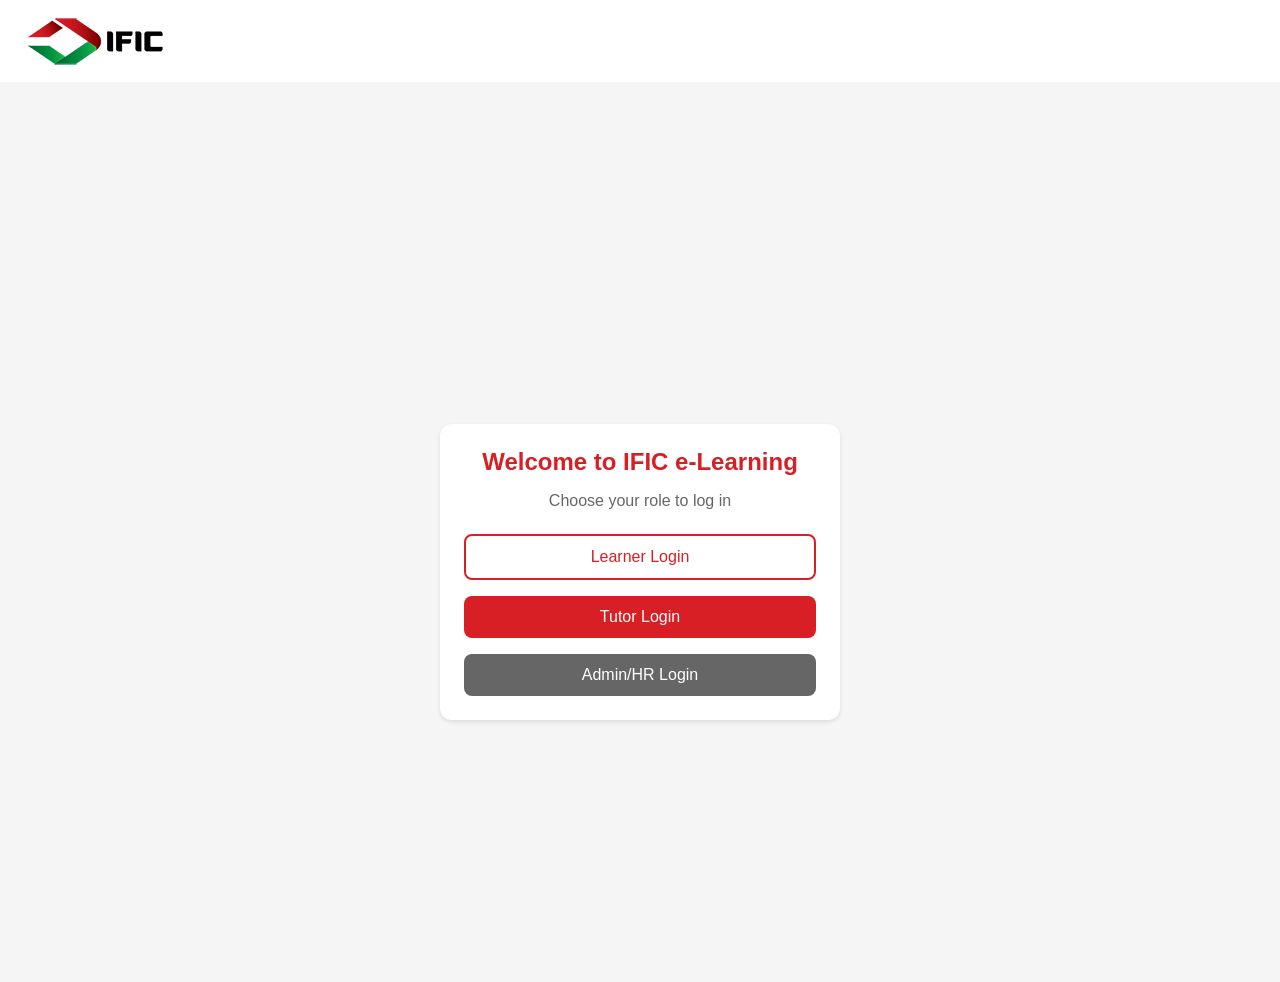
<file: index.html>
<!DOCTYPE html>
<html lang="en">
<head>
  <meta charset="UTF-8">
  <meta name="viewport" content="width=device-width, initial-scale=1.0">
  <title>Login</title>
  <link rel="stylesheet" href="styles.css">
</head>
<body>
  <!-- Header -->
  <header class="header">
    <img src="IFIC-Logo.png" class="logo">
    <span class="icon-vault"></span>
  </a>
</header>

  <div class="login-container">
    <div class="login-card">
      <h1>Welcome to IFIC e-Learning</h1>
      <p>Choose your role to log in</p>
      <div class="login-options">
        <button class="btn learner-btn" onclick="window.location.href='learner-login.html'">Learner Login</button>
        <button class="btn tutor-btn" onclick="window.location.href='tutor-login.html'">Tutor Login</button>
        <button class="btn admin-btn" onclick="window.location.href='admin-login.html'">Admin/HR Login</button>
      </div>
    </div>
  </div>
</body>
</html>
</file>
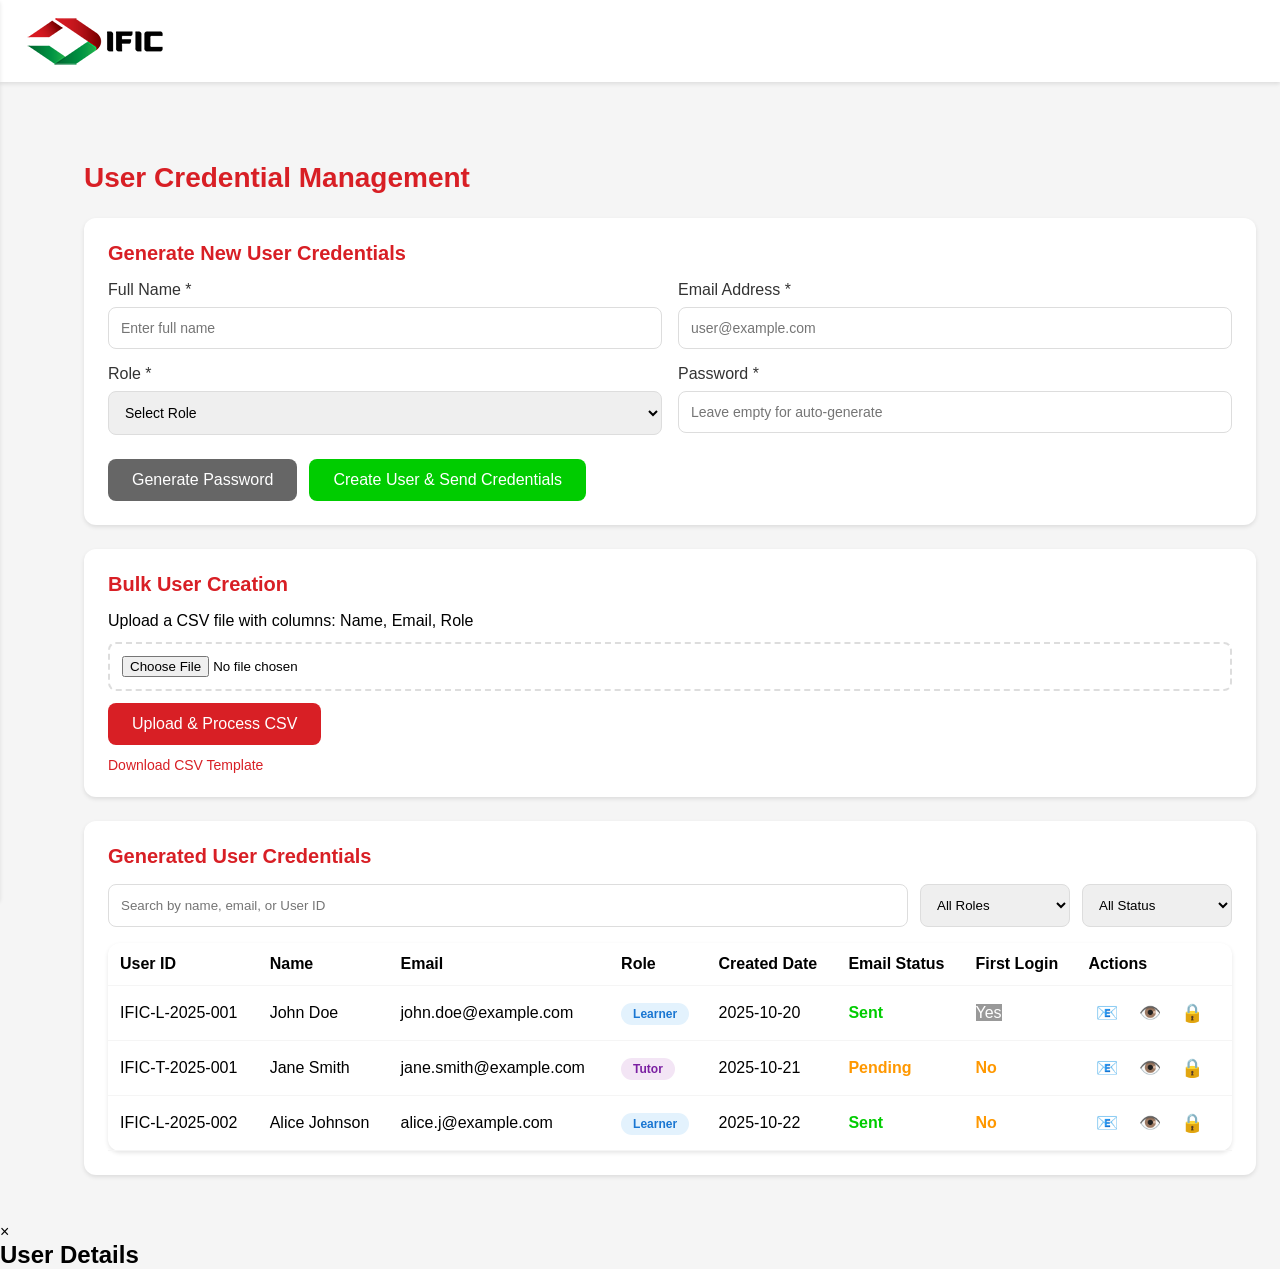
<file: admin-credentials.html>
<!DOCTYPE html>
<html lang="en">
<head>
  <meta charset="UTF-8">
  <meta name="viewport" content="width=device-width, initial-scale=1.0">
  <title>User Credential Management</title>
  <link rel="stylesheet" href="styles.css">
</head>
<body>
  <!-- Header -->
  <header class="header">
    <img src="IFIC-Logo.png" class="logo">
    <span class="icon-vault"></span>
  </header>

  <nav class="side-nav">
    <ul>
      <li><span class="icon-dashboard"></span></li>
      <li><span class="icon-courses"></span></li>
      <li><span class="icon-reports"></span></li>
      <li><span class="icon-users"></span></li>
      <li><span class="icon-settings"></span></li>
    </ul>
  </nav>

  <div class="container">
    <h1>User Credential Management</h1>
    
    <!-- Create New User Section -->
    <div class="credential-card">
      <h2>Generate New User Credentials</h2>
      <form id="createUserForm" class="credential-form">
        <div class="form-row">
          <div class="form-group">
            <label for="userName">Full Name *</label>
            <input type="text" id="userName" placeholder="Enter full name" required>
          </div>
          <div class="form-group">
            <label for="userEmail">Email Address *</label>
            <input type="email" id="userEmail" placeholder="user@example.com" required>
          </div>
        </div>
        
        <div class="form-row">
          <div class="form-group">
            <label for="userRole">Role *</label>
            <select id="userRole" required>
              <option value="">Select Role</option>
              <option value="learner">Learner</option>
              <option value="tutor">Tutor</option>
            </select>
          </div>
          <div class="form-group">
            <label for="userPassword">Password *</label>
            <input type="password" id="userPassword" placeholder="Leave empty for auto-generate">
          </div>
        </div>

        <div class="form-actions">
          <button type="button" class="btn generate-btn" onclick="generatePassword()">Generate Password</button>
          <button type="submit" class="btn create-user-btn">Create User & Send Credentials</button>
        </div>
      </form>

      <!-- Generated Credentials Display -->
      <div id="credentialsDisplay" class="credentials-display" style="display: none;">
        <h3>✓ User Created Successfully</h3>
        <div class="credential-info">
          <p><strong>User ID:</strong> <span id="displayUserId"></span></p>
          <p><strong>Email:</strong> <span id="displayEmail"></span></p>
          <p><strong>Password:</strong> <span id="displayPassword"></span></p>
          <p><strong>Login URL:</strong> <span id="displayLoginUrl"></span></p>
        </div>
        <div class="credential-actions">
          <button class="btn copy-btn" onclick="copyCredentials()">Copy Credentials</button>
          <button class="btn email-btn" onclick="resendEmail()">Resend Email</button>
          <button class="btn print-btn" onclick="printCredentials()">Print PDF</button>
        </div>
      </div>
    </div>

    <!-- Bulk Upload Section -->
    <div class="credential-card">
      <h2>Bulk User Creation</h2>
      <div class="bulk-upload">
        <p>Upload a CSV file with columns: Name, Email, Role</p>
        <input type="file" id="csvFile" accept=".csv" class="file-input">
        <button class="btn upload-btn" onclick="uploadCSV()">Upload & Process CSV</button>
        <a href="#" class="download-template">Download CSV Template</a>
      </div>
    </div>

    <!-- Existing Users List -->
    <div class="credential-card">
      <h2>Generated User Credentials</h2>
      <div class="search-filter">
        <input type="text" id="searchUsers" placeholder="Search by name, email, or User ID" class="search-input">
        <select id="filterRole" class="filter-select">
          <option value="">All Roles</option>
          <option value="learner">Learners</option>
          <option value="tutor">Tutors</option>
        </select>
        <select id="filterStatus" class="filter-select">
          <option value="">All Status</option>
          <option value="sent">Credentials Sent</option>
          <option value="pending">Pending</option>
          <option value="first_login">Not Logged In</option>
        </select>
      </div>

      <div class="table-responsive">
        <table id="usersTable">
          <thead>
            <tr>
              <th>User ID</th>
              <th>Name</th>
              <th>Email</th>
              <th>Role</th>
              <th>Created Date</th>
              <th>Email Status</th>
              <th>First Login</th>
              <th>Actions</th>
            </tr>
          </thead>
          <tbody id="usersTableBody">
            <!-- Sample Data -->
            <tr>
              <td>IFIC-L-2025-001</td>
              <td>John Doe</td>
              <td>john.doe@example.com</td>
              <td><span class="role-badge learner-badge">Learner</span></td>
              <td>2025-10-20</td>
              <td><span class="status-sent">Sent</span></td>
              <td><span class="status-completed">Yes</span></td>
              <td>
                <button class="btn-icon resend-icon" onclick="resendCredentials('IFIC-L-2025-001')" title="Resend Credentials">📧</button>
                <button class="btn-icon view-icon" onclick="viewUser('IFIC-L-2025-001')" title="View Details">👁️</button>
                <button class="btn-icon reset-icon" onclick="resetPassword('IFIC-L-2025-001')" title="Reset Password">🔒</button>
              </td>
            </tr>
            <tr>
              <td>IFIC-T-2025-001</td>
              <td>Jane Smith</td>
              <td>jane.smith@example.com</td>
              <td><span class="role-badge tutor-badge">Tutor</span></td>
              <td>2025-10-21</td>
              <td><span class="status-pending">Pending</span></td>
              <td><span class="status-pending">No</span></td>
              <td>
                <button class="btn-icon resend-icon" onclick="resendCredentials('IFIC-T-2025-001')" title="Resend Credentials">📧</button>
                <button class="btn-icon view-icon" onclick="viewUser('IFIC-T-2025-001')" title="View Details">👁️</button>
                <button class="btn-icon reset-icon" onclick="resetPassword('IFIC-T-2025-001')" title="Reset Password">🔒</button>
              </td>
            </tr>
            <tr>
              <td>IFIC-L-2025-002</td>
              <td>Alice Johnson</td>
              <td>alice.j@example.com</td>
              <td><span class="role-badge learner-badge">Learner</span></td>
              <td>2025-10-22</td>
              <td><span class="status-sent">Sent</span></td>
              <td><span class="status-pending">No</span></td>
              <td>
                <button class="btn-icon resend-icon" onclick="resendCredentials('IFIC-L-2025-002')" title="Resend Credentials">📧</button>
                <button class="btn-icon view-icon" onclick="viewUser('IFIC-L-2025-002')" title="View Details">👁️</button>
                <button class="btn-icon reset-icon" onclick="resetPassword('IFIC-L-2025-002')" title="Reset Password">🔒</button>
              </td>
            </tr>
          </tbody>
        </table>
      </div>
    </div>
  </div>

  <!-- Modal for User Details -->
  <div id="userModal" class="modal">
    <div class="modal-content">
      <span class="close" onclick="closeModal()">&times;</span>
      <h2>User Details</h2>
      <div id="modalBody">
        <!-- User details will be loaded here -->
      </div>
    </div>
  </div>

  <script src="credential-management.js"></script>
</body>
</html>
</file>
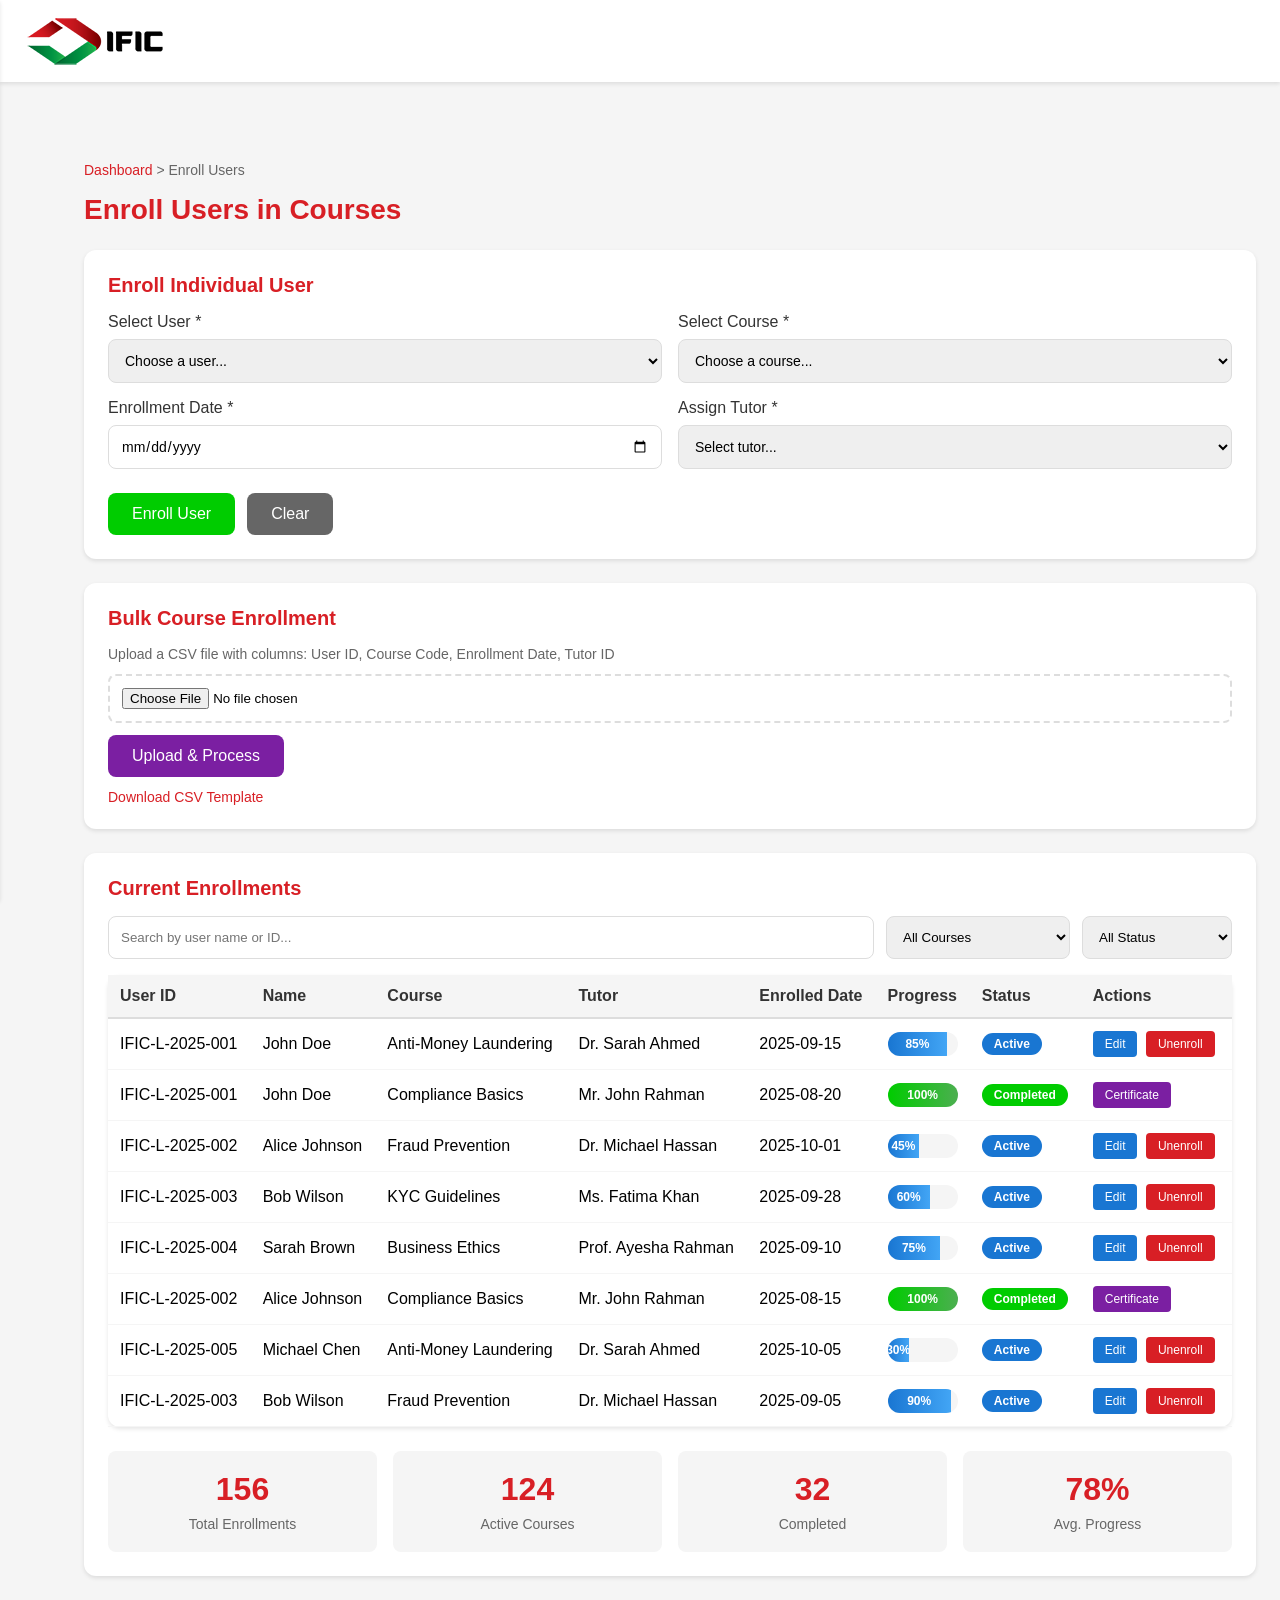
<file: admin-enroll-users.html>
<!DOCTYPE html>
<html lang="en">
<head>
  <meta charset="UTF-8">
  <meta name="viewport" content="width=device-width, initial-scale=1.0">
  <title>Enroll Users in Courses</title>
  <link rel="stylesheet" href="styles.css">
</head>
<body>
  <!-- Header -->
  <header class="header">
    <img src="IFIC-Logo.png" class="logo">
    <span class="icon-vault"></span>
  </header>

  <nav class="side-nav">
    <ul>
      <li><span class="icon-dashboard"></span></li>
      <li><span class="icon-courses"></span></li>
      <li><span class="icon-reports"></span></li>
      <li><span class="icon-users"></span></li>
      <li><span class="icon-settings"></span></li>
    </ul>
  </nav>

  <div class="container">
    <!-- Breadcrumb -->
    <div class="breadcrumb">
      <a href="admin-dashboard.html">Dashboard</a> > <span>Enroll Users</span>
    </div>

    <h1>Enroll Users in Courses</h1>

    <!-- Enroll Single User Section -->
    <div class="enroll-card">
      <h2>Enroll Individual User</h2>
      <form class="enroll-form">
        <div class="form-row">
          <div class="form-group">
            <label for="selectUser">Select User *</label>
            <select id="selectUser" required>
              <option value="">Choose a user...</option>
              <option value="IFIC-L-2025-001">IFIC-L-2025-001 - John Doe</option>
              <option value="IFIC-L-2025-002">IFIC-L-2025-002 - Alice Johnson</option>
              <option value="IFIC-L-2025-003">IFIC-L-2025-003 - Bob Wilson</option>
              <option value="IFIC-L-2025-004">IFIC-L-2025-004 - Sarah Brown</option>
              <option value="IFIC-L-2025-005">IFIC-L-2025-005 - Michael Chen</option>
            </select>
          </div>
          <div class="form-group">
            <label for="selectCourse">Select Course *</label>
            <select id="selectCourse" required>
              <option value="">Choose a course...</option>
              <option value="aml">Anti-Money Laundering</option>
              <option value="compliance">Compliance Basics</option>
              <option value="fraud">Fraud Prevention</option>
              <option value="kyc">KYC Guidelines</option>
              <option value="ethics">Business Ethics</option>
            </select>
          </div>
        </div>

        <div class="form-row">
          <div class="form-group">
            <label for="enrollmentDate">Enrollment Date *</label>
            <input type="date" id="enrollmentDate" required>
          </div>
          <div class="form-group">
            <label for="assignTutor">Assign Tutor *</label>
            <select id="assignTutor" required>
              <option value="">Select tutor...</option>
              <option value="IFIC-T-2025-001">Dr. Sarah Ahmed</option>
              <option value="IFIC-T-2025-002">Mr. John Rahman</option>
              <option value="IFIC-T-2025-003">Ms. Fatima Khan</option>
              <option value="IFIC-T-2025-004">Dr. Michael Hassan</option>
              <option value="IFIC-T-2025-005">Prof. Ayesha Rahman</option>
            </select>
          </div>
        </div>

        <div class="form-actions">
          <button type="submit" class="btn enroll-single-btn">Enroll User</button>
          <button type="reset" class="btn cancel-btn">Clear</button>
        </div>
      </form>
    </div>

    <!-- Bulk Enrollment Section -->
    <div class="enroll-card">
      <h2>Bulk Course Enrollment</h2>
      <div class="bulk-enroll">
        <p>Upload a CSV file with columns: User ID, Course Code, Enrollment Date, Tutor ID</p>
        <input type="file" id="enrollCSV" accept=".csv" class="file-input">
        <button class="btn upload-enroll-btn">Upload & Process</button>
        <a href="#" class="download-template">Download CSV Template</a>
      </div>
    </div>

    <!-- Current Enrollments -->
    <div class="enroll-card">
      <h2>Current Enrollments</h2>
      
      <!-- Filter Options -->
      <div class="enrollment-filter">
        <input type="text" placeholder="Search by user name or ID..." class="search-input">
        <select class="filter-select">
          <option value="">All Courses</option>
          <option value="aml">Anti-Money Laundering</option>
          <option value="compliance">Compliance Basics</option>
          <option value="fraud">Fraud Prevention</option>
          <option value="kyc">KYC Guidelines</option>
          <option value="ethics">Business Ethics</option>
        </select>
        <select class="filter-select">
          <option value="">All Status</option>
          <option value="active">Active</option>
          <option value="completed">Completed</option>
          <option value="in-progress">In Progress</option>
        </select>
      </div>

      <!-- Enrollments Table -->
      <div class="table-responsive">
        <table class="enrollment-table">
          <thead>
            <tr>
              <th>User ID</th>
              <th>Name</th>
              <th>Course</th>
              <th>Tutor</th>
              <th>Enrolled Date</th>
              <th>Progress</th>
              <th>Status</th>
              <th>Actions</th>
            </tr>
          </thead>
          <tbody>
            <!-- Sample Enrollment 1 -->
            <tr>
              <td>IFIC-L-2025-001</td>
              <td>John Doe</td>
              <td>Anti-Money Laundering</td>
              <td>Dr. Sarah Ahmed</td>
              <td>2025-09-15</td>
              <td>
                <div class="progress-bar">
                  <div class="progress-fill" style="width: 85%">85%</div>
                </div>
              </td>
              <td><span class="status-badge status-active">Active</span></td>
              <td>
                <button class="btn-small edit-enrollment-btn">Edit</button>
                <button class="btn-small unenroll-btn">Unenroll</button>
              </td>
            </tr>

            <!-- Sample Enrollment 2 -->
            <tr>
              <td>IFIC-L-2025-001</td>
              <td>John Doe</td>
              <td>Compliance Basics</td>
              <td>Mr. John Rahman</td>
              <td>2025-08-20</td>
              <td>
                <div class="progress-bar">
                  <div class="progress-fill progress-completed" style="width: 100%">100%</div>
                </div>
              </td>
              <td><span class="status-badge status-enrollment-completed">Completed</span></td>
              <td>
                <button class="btn-small view-certificate-btn">Certificate</button>
              </td>
            </tr>

            <!-- Sample Enrollment 3 -->
            <tr>
              <td>IFIC-L-2025-002</td>
              <td>Alice Johnson</td>
              <td>Fraud Prevention</td>
              <td>Dr. Michael Hassan</td>
              <td>2025-10-01</td>
              <td>
                <div class="progress-bar">
                  <div class="progress-fill" style="width: 45%">45%</div>
                </div>
              </td>
              <td><span class="status-badge status-active">Active</span></td>
              <td>
                <button class="btn-small edit-enrollment-btn">Edit</button>
                <button class="btn-small unenroll-btn">Unenroll</button>
              </td>
            </tr>

            <!-- Sample Enrollment 4 -->
            <tr>
              <td>IFIC-L-2025-003</td>
              <td>Bob Wilson</td>
              <td>KYC Guidelines</td>
              <td>Ms. Fatima Khan</td>
              <td>2025-09-28</td>
              <td>
                <div class="progress-bar">
                  <div class="progress-fill" style="width: 60%">60%</div>
                </div>
              </td>
              <td><span class="status-badge status-active">Active</span></td>
              <td>
                <button class="btn-small edit-enrollment-btn">Edit</button>
                <button class="btn-small unenroll-btn">Unenroll</button>
              </td>
            </tr>

            <!-- Sample Enrollment 5 -->
            <tr>
              <td>IFIC-L-2025-004</td>
              <td>Sarah Brown</td>
              <td>Business Ethics</td>
              <td>Prof. Ayesha Rahman</td>
              <td>2025-09-10</td>
              <td>
                <div class="progress-bar">
                  <div class="progress-fill" style="width: 75%">75%</div>
                </div>
              </td>
              <td><span class="status-badge status-active">Active</span></td>
              <td>
                <button class="btn-small edit-enrollment-btn">Edit</button>
                <button class="btn-small unenroll-btn">Unenroll</button>
              </td>
            </tr>

            <!-- Sample Enrollment 6 -->
            <tr>
              <td>IFIC-L-2025-002</td>
              <td>Alice Johnson</td>
              <td>Compliance Basics</td>
              <td>Mr. John Rahman</td>
              <td>2025-08-15</td>
              <td>
                <div class="progress-bar">
                  <div class="progress-fill progress-completed" style="width: 100%">100%</div>
                </div>
              </td>
              <td><span class="status-badge status-enrollment-completed">Completed</span></td>
              <td>
                <button class="btn-small view-certificate-btn">Certificate</button>
              </td>
            </tr>

            <!-- Sample Enrollment 7 -->
            <tr>
              <td>IFIC-L-2025-005</td>
              <td>Michael Chen</td>
              <td>Anti-Money Laundering</td>
              <td>Dr. Sarah Ahmed</td>
              <td>2025-10-05</td>
              <td>
                <div class="progress-bar">
                  <div class="progress-fill" style="width: 30%">30%</div>
                </div>
              </td>
              <td><span class="status-badge status-active">Active</span></td>
              <td>
                <button class="btn-small edit-enrollment-btn">Edit</button>
                <button class="btn-small unenroll-btn">Unenroll</button>
              </td>
            </tr>

            <!-- Sample Enrollment 8 -->
            <tr>
              <td>IFIC-L-2025-003</td>
              <td>Bob Wilson</td>
              <td>Fraud Prevention</td>
              <td>Dr. Michael Hassan</td>
              <td>2025-09-05</td>
              <td>
                <div class="progress-bar">
                  <div class="progress-fill" style="width: 90%">90%</div>
                </div>
              </td>
              <td><span class="status-badge status-active">Active</span></td>
              <td>
                <button class="btn-small edit-enrollment-btn">Edit</button>
                <button class="btn-small unenroll-btn">Unenroll</button>
              </td>
            </tr>
          </tbody>
        </table>
      </div>

      <!-- Summary Stats -->
      <div class="enrollment-stats">
        <div class="stat-card">
          <h3>156</h3>
          <p>Total Enrollments</p>
        </div>
        <div class="stat-card">
          <h3>124</h3>
          <p>Active Courses</p>
        </div>
        <div class="stat-card">
          <h3>32</h3>
          <p>Completed</p>
        </div>
        <div class="stat-card">
          <h3>78%</h3>
          <p>Avg. Progress</p>
        </div>
      </div>
    </div>
  </div>

  <script src="script.js"></script>
</body>
</html>
</file>
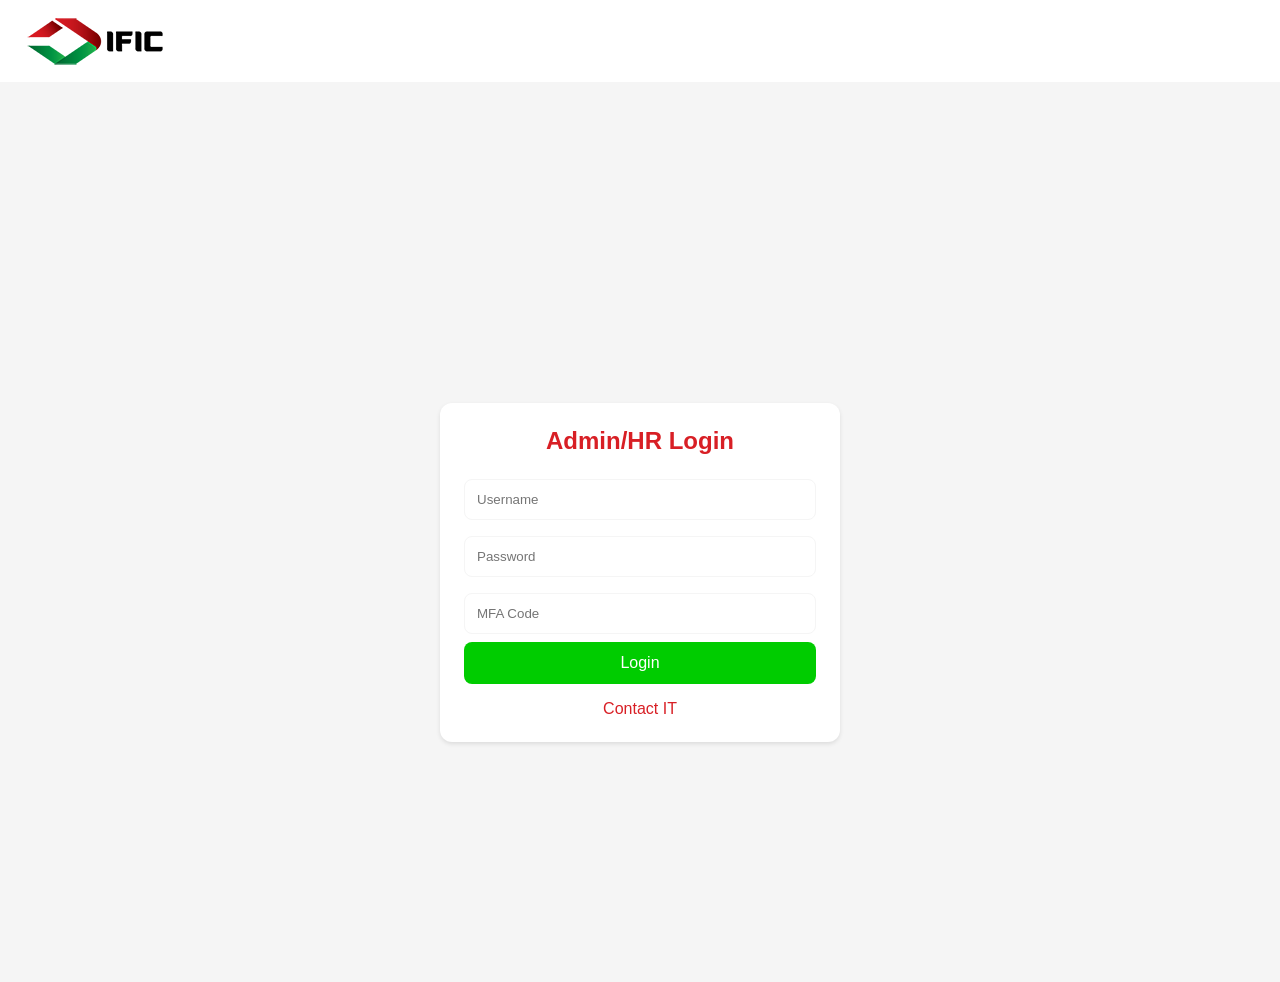
<file: admin-login.html>
<!DOCTYPE html>
<html lang="en">
<head>
  <meta charset="UTF-8">
  <meta name="viewport" content="width=device-width, initial-scale=1.0">
  <title>Admin/HR Login</title>
  <link rel="stylesheet" href="styles.css">
</head>
<body>
  <!-- Header -->
  <header class="header">
    <img src="IFIC-Logo.png" class="logo">
    <span class="icon-vault"></span>
  </a>
</header>

  <div class="login-container">
    <div class="login-card">
      <h2>Admin/HR Login</h2>
      <form>
        <input type="text" placeholder="Username" required>
        <input type="password" placeholder="Password" required>
        <input type="text" placeholder="MFA Code" required>
        <button type="submit" class="btn login-btn" onclick="window.location.href='admin-dashboard.html'">Login</button>
        <a href="#" class="forgot-password">Contact IT</a>
      </form>
    </div>
  </div>
</body>
</html>
</file>
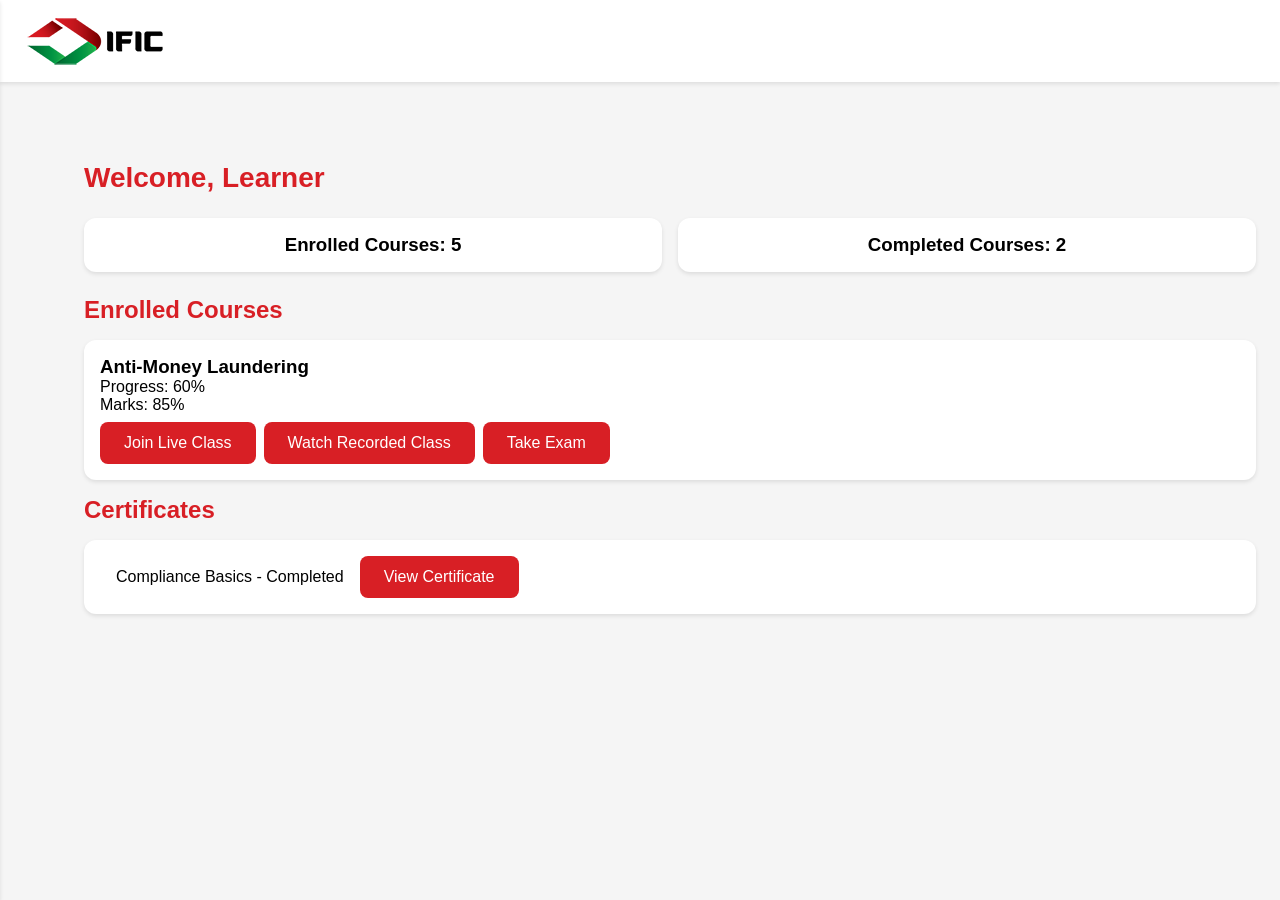
<file: learner-dashboard.html>
<!DOCTYPE html>
<html lang="en">
<head>
  <meta charset="UTF-8">
  <meta name="viewport" content="width=device-width, initial-scale=1.0">
  <title>Learner Dashboard</title>
  <link rel="stylesheet" href="styles.css">
</head>
<body>
  <!-- Header -->
  <header class="header">
    <img src="IFIC-Logo.png" class="logo">
    <span class="icon-vault"></span>
  </a>
</header>

  <nav class="side-nav">
    <ul>
      <li><span class="icon-dashboard"></span></li>
      <li><span class="icon-courses"></span></li>
      <li><span class="icon-reports"></span></li>
      <li><span class="icon-users"></span></li>
      <li><span class="icon-settings"></span></li>
    </ul>
  </nav>

  <div class="container">
    <h1>Welcome, Learner</h1>
    <div class="overview">
      <div class="overview-card">
        <span class="icon-courses"></span>
        <h3>Enrolled Courses: 5</h3>
      </div>
      <div class="overview-card">
        <span class="icon-check"></span>
        <h3>Completed Courses: 2</h3>
      </div>
    </div>
    <div class="courses">
      <h2>Enrolled Courses</h2>
      <div class="course-card">
        <h3>Anti-Money Laundering</h3>
        <p>Progress: 60%</p>
        <p>Marks: 85%</p>
        <div class="course-actions">
          <button class="btn live-class-btn">Join Live Class</button>
          <button class="btn recorded-class-btn" onclick="window.location.href='learner-recorded-class.html'">Watch Recorded Class</button>
          <button class = "btn exam-btn">Take Exam</button>
        </div>
      </div>
    </div>
    <div class="certificates">
      <h2>Certificates</h2>
      <div class="certificate-card">
        <span class="icon-certificate"></span>
        <p>Compliance Basics - Completed</p>
        <button class="btn view-btn">View Certificate</button>
      </div>
    </div>
  </div>
  <script src="script.js"></script>
</body>
</html>
</file>
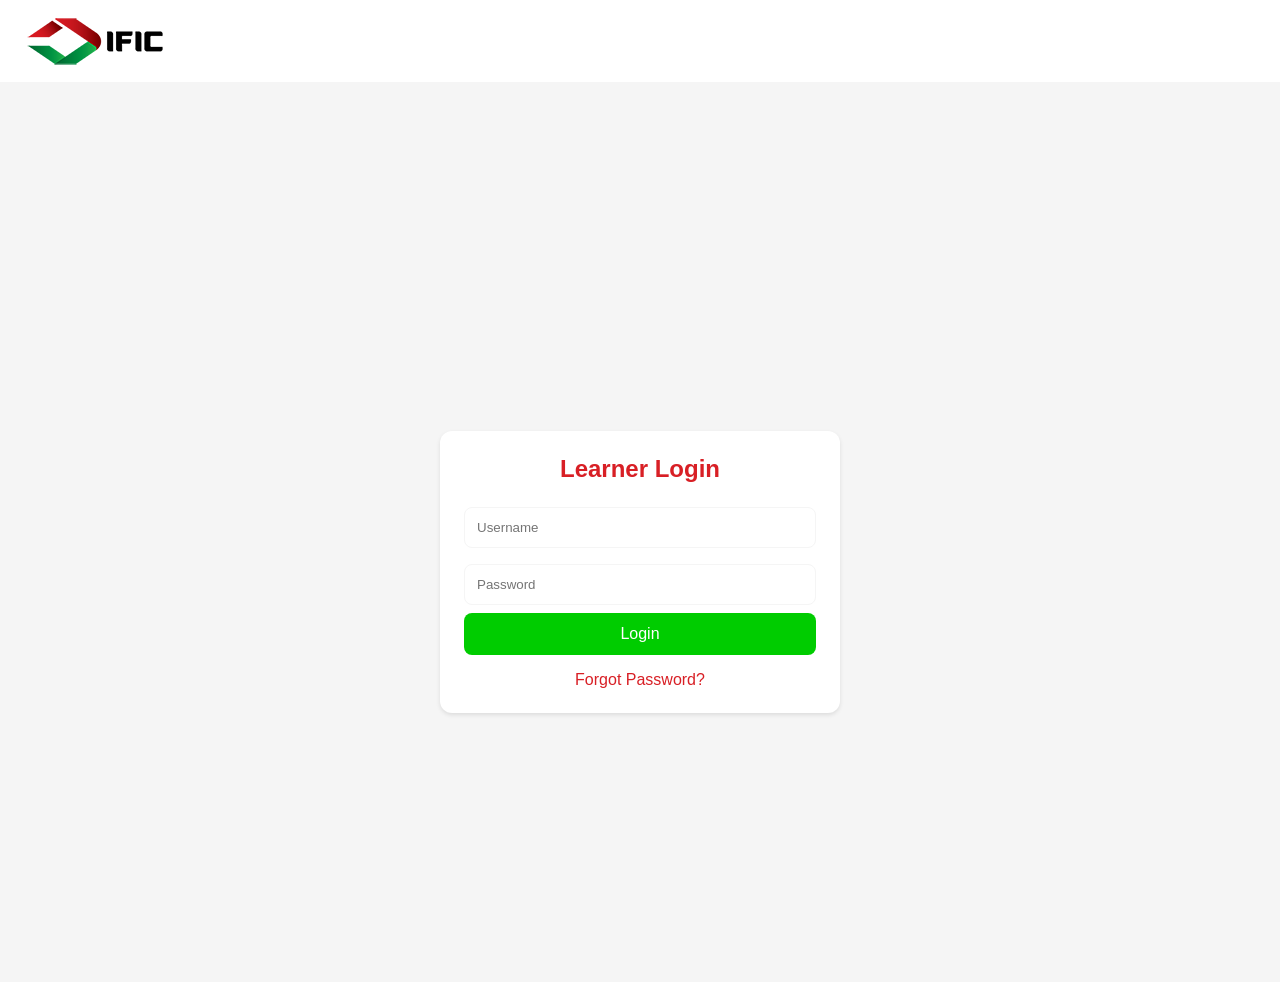
<file: learner-login.html>
<!DOCTYPE html>
<html lang="en">
<head>
  <meta charset="UTF-8">
  <meta name="viewport" content="width=device-width, initial-scale=1.0">
  <title>Learner Login</title>
  <link rel="stylesheet" href="styles.css">
</head>
<body>
  <!-- Header -->
  <header class="header">
    <img src="IFIC-Logo.png" class="logo">
    <span class="icon-vault"></span>
  </a>
</header>

  <div class="login-container">
    <div class="login-card">
      <h2>Learner Login</h2>
      <form>
        <input type="text" placeholder="Username" required>
        <input type="password" placeholder="Password" required>
        <button type="submit" class="btn login-btn" onclick="window.location.href='learner-dashboard.html'">Login</button>
        <a href="#" class="forgot-password">Forgot Password?</a>
      </form>
    </div>
  </div>
</body>
</html>
</file>
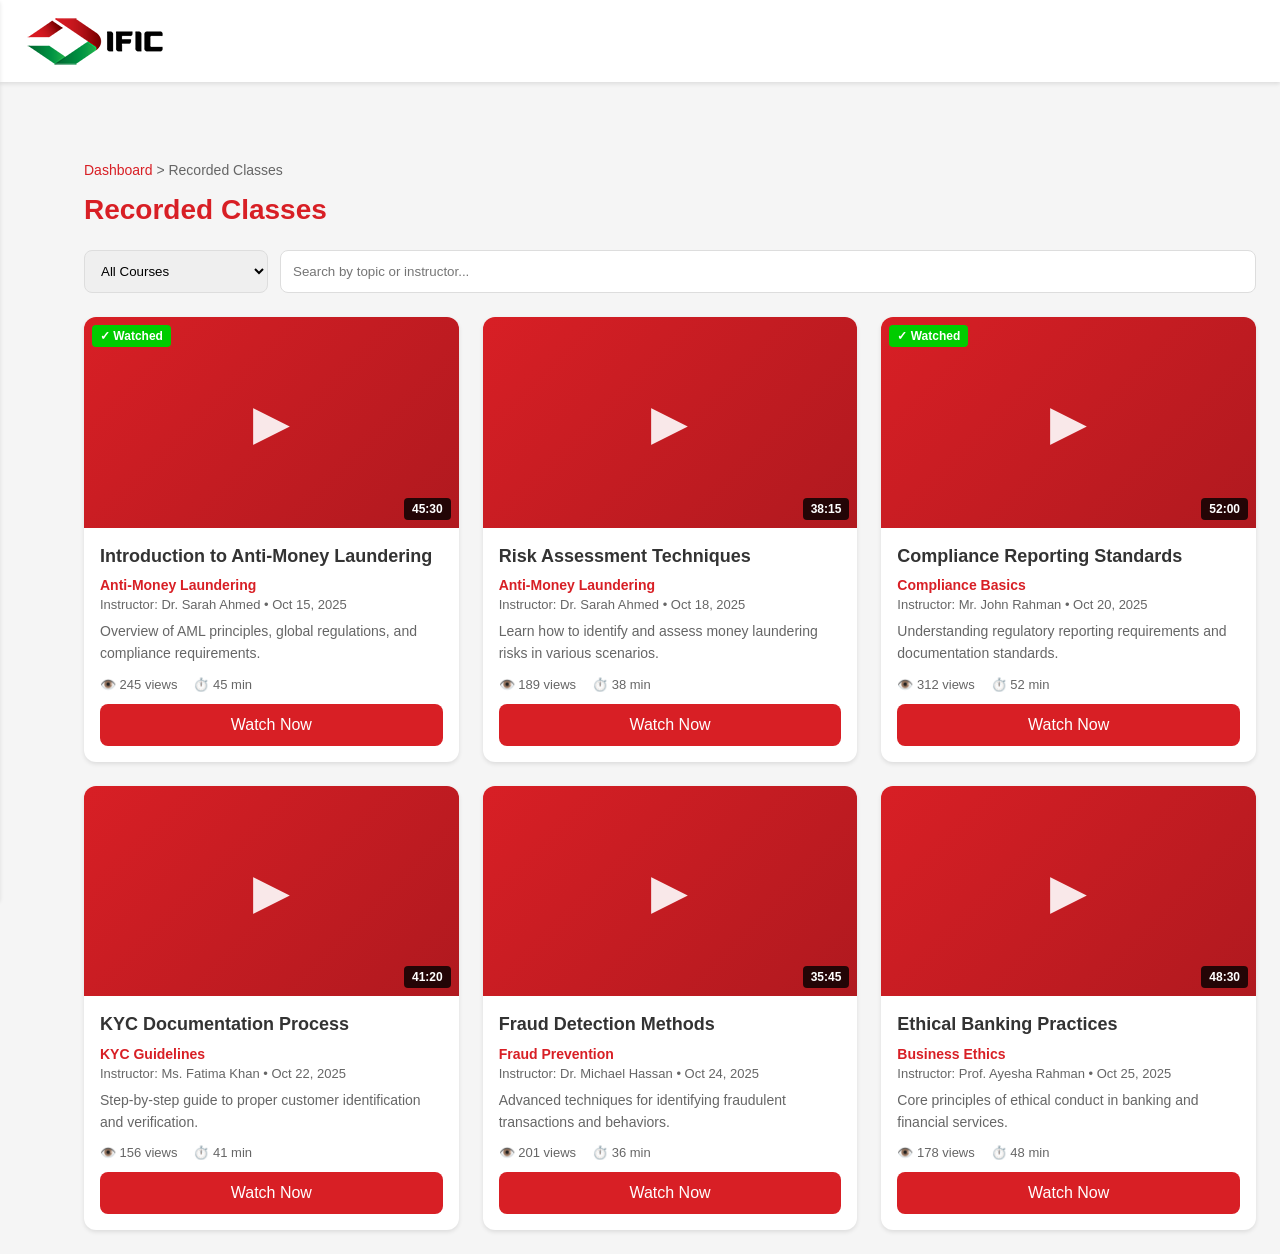
<file: learner-recorded-class.html>
<!DOCTYPE html>
<html lang="en">
<head>
  <meta charset="UTF-8">
  <meta name="viewport" content="width=device-width, initial-scale=1.0">
  <title>Recorded Classes</title>
  <link rel="stylesheet" href="styles.css">
</head>
<body>
  <!-- Header -->
  <header class="header">
    <img src="IFIC-Logo.png" class="logo">
    <span class="icon-vault"></span>
  </header>

  <nav class="side-nav">
    <ul>
      <li><span class="icon-dashboard"></span></li>
      <li><span class="icon-courses"></span></li>
      <li><span class="icon-reports"></span></li>
      <li><span class="icon-users"></span></li>
      <li><span class="icon-settings"></span></li>
    </ul>
  </nav>

  <div class="container">
    <!-- Breadcrumb -->
    <div class="breadcrumb">
      <a href="learner-dashboard.html">Dashboard</a> > <span>Recorded Classes</span>
    </div>

    <h1>Recorded Classes</h1>

    <!-- Course Selection Filter -->
    <div class="video-filter">
      <select class="filter-select">
        <option value="">All Courses</option>
        <option value="aml">Anti-Money Laundering</option>
        <option value="compliance">Compliance Basics</option>
        <option value="fraud">Fraud Prevention</option>
        <option value="kyc">KYC Guidelines</option>
        <option value="ethics">Business Ethics</option>
      </select>
      <input type="text" placeholder="Search by topic or instructor..." class="search-input">
    </div>

    <!-- Video Grid -->
    <div class="video-grid">
      <!-- Video Card 1 -->
      <div class="video-card">
        <div class="video-thumbnail">
          <div class="video-placeholder">
            <span class="play-icon">▶</span>
          </div>
          <span class="video-duration">45:30</span>
          <span class="video-watched">✓ Watched</span>
        </div>
        <div class="video-info">
          <h3>Introduction to Anti-Money Laundering</h3>
          <p class="video-course">Anti-Money Laundering</p>
          <p class="video-meta">Instructor: Dr. Sarah Ahmed • Oct 15, 2025</p>
          <p class="video-description">Overview of AML principles, global regulations, and compliance requirements.</p>
          <div class="video-stats">
            <span>👁️ 245 views</span>
            <span>⏱️ 45 min</span>
          </div>
          <button class="btn watch-btn">Watch Now</button>
        </div>
      </div>

      <!-- Video Card 2 -->
      <div class="video-card">
        <div class="video-thumbnail">
          <div class="video-placeholder">
            <span class="play-icon">▶</span>
          </div>
          <span class="video-duration">38:15</span>
        </div>
        <div class="video-info">
          <h3>Risk Assessment Techniques</h3>
          <p class="video-course">Anti-Money Laundering</p>
          <p class="video-meta">Instructor: Dr. Sarah Ahmed • Oct 18, 2025</p>
          <p class="video-description">Learn how to identify and assess money laundering risks in various scenarios.</p>
          <div class="video-stats">
            <span>👁️ 189 views</span>
            <span>⏱️ 38 min</span>
          </div>
          <button class="btn watch-btn">Watch Now</button>
        </div>
      </div>

      <!-- Video Card 3 -->
      <div class="video-card">
        <div class="video-thumbnail">
          <div class="video-placeholder">
            <span class="play-icon">▶</span>
          </div>
          <span class="video-duration">52:00</span>
          <span class="video-watched">✓ Watched</span>
        </div>
        <div class="video-info">
          <h3>Compliance Reporting Standards</h3>
          <p class="video-course">Compliance Basics</p>
          <p class="video-meta">Instructor: Mr. John Rahman • Oct 20, 2025</p>
          <p class="video-description">Understanding regulatory reporting requirements and documentation standards.</p>
          <div class="video-stats">
            <span>👁️ 312 views</span>
            <span>⏱️ 52 min</span>
          </div>
          <button class="btn watch-btn">Watch Now</button>
        </div>
      </div>

      <!-- Video Card 4 -->
      <div class="video-card">
        <div class="video-thumbnail">
          <div class="video-placeholder">
            <span class="play-icon">▶</span>
          </div>
          <span class="video-duration">41:20</span>
        </div>
        <div class="video-info">
          <h3>KYC Documentation Process</h3>
          <p class="video-course">KYC Guidelines</p>
          <p class="video-meta">Instructor: Ms. Fatima Khan • Oct 22, 2025</p>
          <p class="video-description">Step-by-step guide to proper customer identification and verification.</p>
          <div class="video-stats">
            <span>👁️ 156 views</span>
            <span>⏱️ 41 min</span>
          </div>
          <button class="btn watch-btn">Watch Now</button>
        </div>
      </div>

      <!-- Video Card 5 -->
      <div class="video-card">
        <div class="video-thumbnail">
          <div class="video-placeholder">
            <span class="play-icon">▶</span>
          </div>
          <span class="video-duration">35:45</span>
        </div>
        <div class="video-info">
          <h3>Fraud Detection Methods</h3>
          <p class="video-course">Fraud Prevention</p>
          <p class="video-meta">Instructor: Dr. Michael Hassan • Oct 24, 2025</p>
          <p class="video-description">Advanced techniques for identifying fraudulent transactions and behaviors.</p>
          <div class="video-stats">
            <span>👁️ 201 views</span>
            <span>⏱️ 36 min</span>
          </div>
          <button class="btn watch-btn">Watch Now</button>
        </div>
      </div>

      <!-- Video Card 6 -->
      <div class="video-card">
        <div class="video-thumbnail">
          <div class="video-placeholder">
            <span class="play-icon">▶</span>
          </div>
          <span class="video-duration">48:30</span>
        </div>
        <div class="video-info">
          <h3>Ethical Banking Practices</h3>
          <p class="video-course">Business Ethics</p>
          <p class="video-meta">Instructor: Prof. Ayesha Rahman • Oct 25, 2025</p>
          <p class="video-description">Core principles of ethical conduct in banking and financial services.</p>
          <div class="video-stats">
            <span>👁️ 178 views</span>
            <span>⏱️ 48 min</span>
          </div>
          <button class="btn watch-btn">Watch Now</button>
        </div>
      </div>
    </div>
  </div>

  <script src="script.js"></script>
</body>
</html>
</file>
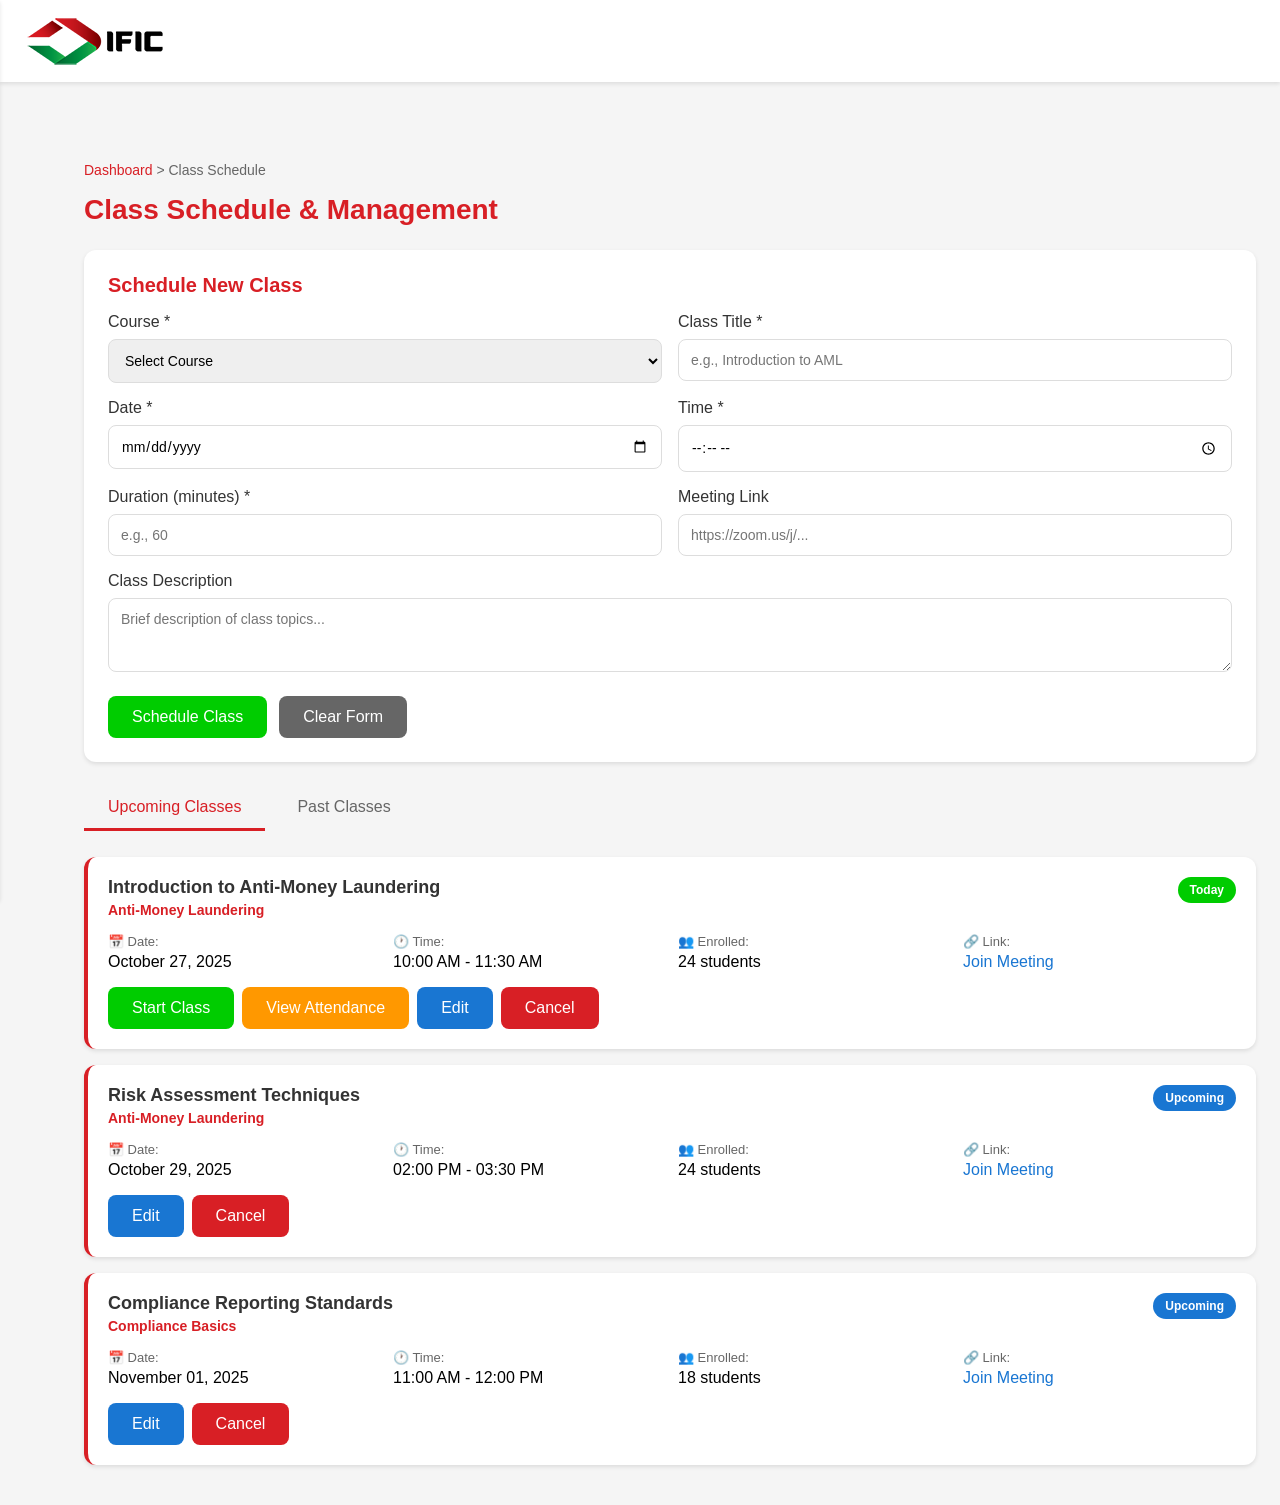
<file: tutor-class-schedule.html>
<!DOCTYPE html>
<html lang="en">
<head>
  <meta charset="UTF-8">
  <meta name="viewport" content="width=device-width, initial-scale=1.0">
  <title>Class Schedule & Management</title>
  <link rel="stylesheet" href="styles.css">
</head>
<body>
  <!-- Header -->
  <header class="header">
    <img src="IFIC-Logo.png" class="logo">
    <span class="icon-vault"></span>
  </header>

  <nav class="side-nav">
    <ul>
      <li><span class="icon-dashboard"></span></li>
      <li><span class="icon-courses"></span></li>
      <li><span class="icon-reports"></span></li>
      <li><span class="icon-users"></span></li>
      <li><span class="icon-settings"></span></li>
    </ul>
  </nav>

  <div class="container">
    <!-- Breadcrumb -->
    <div class="breadcrumb">
      <a href="tutor-dashboard.html">Dashboard</a> > <span>Class Schedule</span>
    </div>

    <h1>Class Schedule & Management</h1>

    <!-- Schedule New Class Section -->
    <div class="schedule-card">
      <h2>Schedule New Class</h2>
      <form class="schedule-form">
        <div class="form-row">
          <div class="form-group">
            <label for="courseName">Course *</label>
            <select id="courseName" required>
              <option value="">Select Course</option>
              <option value="aml">Anti-Money Laundering</option>
              <option value="compliance">Compliance Basics</option>
              <option value="fraud">Fraud Prevention</option>
              <option value="kyc">KYC Guidelines</option>
              <option value="ethics">Business Ethics</option>
            </select>
          </div>
          <div class="form-group">
            <label for="classTitle">Class Title *</label>
            <input type="text" id="classTitle" placeholder="e.g., Introduction to AML" required>
          </div>
        </div>

        <div class="form-row">
          <div class="form-group">
            <label for="classDate">Date *</label>
            <input type="date" id="classDate" required>
          </div>
          <div class="form-group">
            <label for="classTime">Time *</label>
            <input type="time" id="classTime" required>
          </div>
        </div>

        <div class="form-row">
          <div class="form-group">
            <label for="classDuration">Duration (minutes) *</label>
            <input type="number" id="classDuration" placeholder="e.g., 60" min="15" max="240" required>
          </div>
          <div class="form-group">
            <label for="meetingLink">Meeting Link</label>
            <input type="url" id="meetingLink" placeholder="https://zoom.us/j/...">
          </div>
        </div>

        <div class="form-group">
          <label for="classDescription">Class Description</label>
          <textarea id="classDescription" rows="3" placeholder="Brief description of class topics..."></textarea>
        </div>

        <div class="form-actions">
          <button type="submit" class="btn schedule-btn">Schedule Class</button>
          <button type="reset" class="btn cancel-btn">Clear Form</button>
        </div>
      </form>
    </div>

    <!-- Tabs for Upcoming/Past Classes -->
    <div class="class-tabs">
      <button class="tab-btn active" onclick="showTab('upcoming')">Upcoming Classes</button>
      <button class="tab-btn" onclick="showTab('past')">Past Classes</button>
    </div>

    <!-- Upcoming Classes -->
    <div id="upcoming" class="tab-content active">
      <!-- Class Card 1 - Today -->
      <div class="class-schedule-card upcoming-class">
        <div class="class-header">
          <div>
            <h3>Introduction to Anti-Money Laundering</h3>
            <p class="class-course">Anti-Money Laundering</p>
          </div>
          <span class="class-status status-today">Today</span>
        </div>
        <div class="class-details">
          <div class="detail-item">
            <span class="detail-label">📅 Date:</span>
            <span>October 27, 2025</span>
          </div>
          <div class="detail-item">
            <span class="detail-label">🕐 Time:</span>
            <span>10:00 AM - 11:30 AM</span>
          </div>
          <div class="detail-item">
            <span class="detail-label">👥 Enrolled:</span>
            <span>24 students</span>
          </div>
          <div class="detail-item">
            <span class="detail-label">🔗 Link:</span>
            <a href="#" class="meeting-link">Join Meeting</a>
          </div>
        </div>
        <div class="class-actions">
          <button class="btn start-class-btn">Start Class</button>
          <button class="btn view-attendance-btn" onclick="window.location.href='tutor-attendance.html?class=1'">View Attendance</button>
          <button class="btn edit-btn">Edit</button>
          <button class="btn cancel-class-btn">Cancel</button>
        </div>
      </div>

      <!-- Class Card 2 - Upcoming -->
      <div class="class-schedule-card upcoming-class">
        <div class="class-header">
          <div>
            <h3>Risk Assessment Techniques</h3>
            <p class="class-course">Anti-Money Laundering</p>
          </div>
          <span class="class-status status-upcoming">Upcoming</span>
        </div>
        <div class="class-details">
          <div class="detail-item">
            <span class="detail-label">📅 Date:</span>
            <span>October 29, 2025</span>
          </div>
          <div class="detail-item">
            <span class="detail-label">🕐 Time:</span>
            <span>02:00 PM - 03:30 PM</span>
          </div>
          <div class="detail-item">
            <span class="detail-label">👥 Enrolled:</span>
            <span>24 students</span>
          </div>
          <div class="detail-item">
            <span class="detail-label">🔗 Link:</span>
            <a href="#" class="meeting-link">Join Meeting</a>
          </div>
        </div>
        <div class="class-actions">
          <button class="btn edit-btn">Edit</button>
          <button class="btn cancel-class-btn">Cancel</button>
        </div>
      </div>

      <!-- Class Card 3 - Upcoming -->
      <div class="class-schedule-card upcoming-class">
        <div class="class-header">
          <div>
            <h3>Compliance Reporting Standards</h3>
            <p class="class-course">Compliance Basics</p>
          </div>
          <span class="class-status status-upcoming">Upcoming</span>
        </div>
        <div class="class-details">
          <div class="detail-item">
            <span class="detail-label">📅 Date:</span>
            <span>November 01, 2025</span>
          </div>
          <div class="detail-item">
            <span class="detail-label">🕐 Time:</span>
            <span>11:00 AM - 12:00 PM</span>
          </div>
          <div class="detail-item">
            <span class="detail-label">👥 Enrolled:</span>
            <span>18 students</span>
          </div>
          <div class="detail-item">
            <span class="detail-label">🔗 Link:</span>
            <a href="#" class="meeting-link">Join Meeting</a>
          </div>
        </div>
        <div class="class-actions">
          <button class="btn edit-btn">Edit</button>
          <button class="btn cancel-class-btn">Cancel</button>
        </div>
      </div>
    </div>

    <!-- Past Classes -->
    <div id="past" class="tab-content">
      <!-- Past Class Card 1 -->
      <div class="class-schedule-card past-class">
        <div class="class-header">
          <div>
            <h3>AML Fundamentals Overview</h3>
            <p class="class-course">Anti-Money Laundering</p>
          </div>
          <span class="class-status status-completed">Completed</span>
        </div>
        <div class="class-details">
          <div class="detail-item">
            <span class="detail-label">📅 Date:</span>
            <span>October 20, 2025</span>
          </div>
          <div class="detail-item">
            <span class="detail-label">🕐 Time:</span>
            <span>10:00 AM - 11:30 AM</span>
          </div>
          <div class="detail-item">
            <span class="detail-label">👥 Attendance:</span>
            <span>22/24 students (92%)</span>
          </div>
          <div class="detail-item">
            <span class="detail-label">📹 Recording:</span>
            <a href="#" class="meeting-link">Available</a>
          </div>
        </div>
        <div class="class-actions">
          <button class="btn view-attendance-btn" onclick="window.location.href='tutor-attendance.html?class=past1'">View Attendance</button>
          <button class="btn view-recording-btn">View Recording</button>
        </div>
      </div>

      <!-- Past Class Card 2 -->
      <div class="class-schedule-card past-class">
        <div class="class-header">
          <div>
            <h3>Transaction Monitoring Basics</h3>
            <p class="class-course">Anti-Money Laundering</p>
          </div>
          <span class="class-status status-completed">Completed</span>
        </div>
        <div class="class-details">
          <div class="detail-item">
            <span class="detail-label">📅 Date:</span>
            <span>October 22, 2025</span>
          </div>
          <div class="detail-item">
            <span class="detail-label">🕐 Time:</span>
            <span>02:00 PM - 03:30 PM</span>
          </div>
          <div class="detail-item">
            <span class="detail-label">👥 Attendance:</span>
            <span>20/24 students (83%)</span>
          </div>
          <div class="detail-item">
            <span class="detail-label">📹 Recording:</span>
            <a href="#" class="meeting-link">Available</a>
          </div>
        </div>
        <div class="class-actions">
          <button class="btn view-attendance-btn" onclick="window.location.href='tutor-attendance.html?class=past2'">View Attendance</button>
          <button class="btn view-recording-btn">View Recording</button>
        </div>
      </div>

      <!-- Past Class Card 3 -->
      <div class="class-schedule-card past-class">
        <div class="class-header">
          <div>
            <h3>Regulatory Framework Overview</h3>
            <p class="class-course">Compliance Basics</p>
          </div>
          <span class="class-status status-completed">Completed</span>
        </div>
        <div class="class-details">
          <div class="detail-item">
            <span class="detail-label">📅 Date:</span>
            <span>October 18, 2025</span>
          </div>
          <div class="detail-item">
            <span class="detail-label">🕐 Time:</span>
            <span>11:00 AM - 12:30 PM</span>
          </div>
          <div class="detail-item">
            <span class="detail-label">👥 Attendance:</span>
            <span>17/18 students (94%)</span>
          </div>
          <div class="detail-item">
            <span class="detail-label">📹 Recording:</span>
            <a href="#" class="meeting-link">Available</a>
          </div>
        </div>
        <div class="class-actions">
          <button class="btn view-attendance-btn" onclick="window.location.href='tutor-attendance.html?class=past3'">View Attendance</button>
          <button class="btn view-recording-btn">View Recording</button>
        </div>
      </div>
    </div>
  </div>

  <script>
    // Tab switching functionality
    function showTab(tabName) {
      // Hide all tabs
      document.querySelectorAll('.tab-content').forEach(tab => {
        tab.classList.remove('active');
      });
      
      // Remove active class from all buttons
      document.querySelectorAll('.tab-btn').forEach(btn => {
        btn.classList.remove('active');
      });
      
      // Show selected tab
      document.getElementById(tabName).classList.add('active');
      
      // Add active class to clicked button
      event.target.classList.add('active');
    }
  </script>
  <script src="script.js"></script>
</body>
</html>
</file>
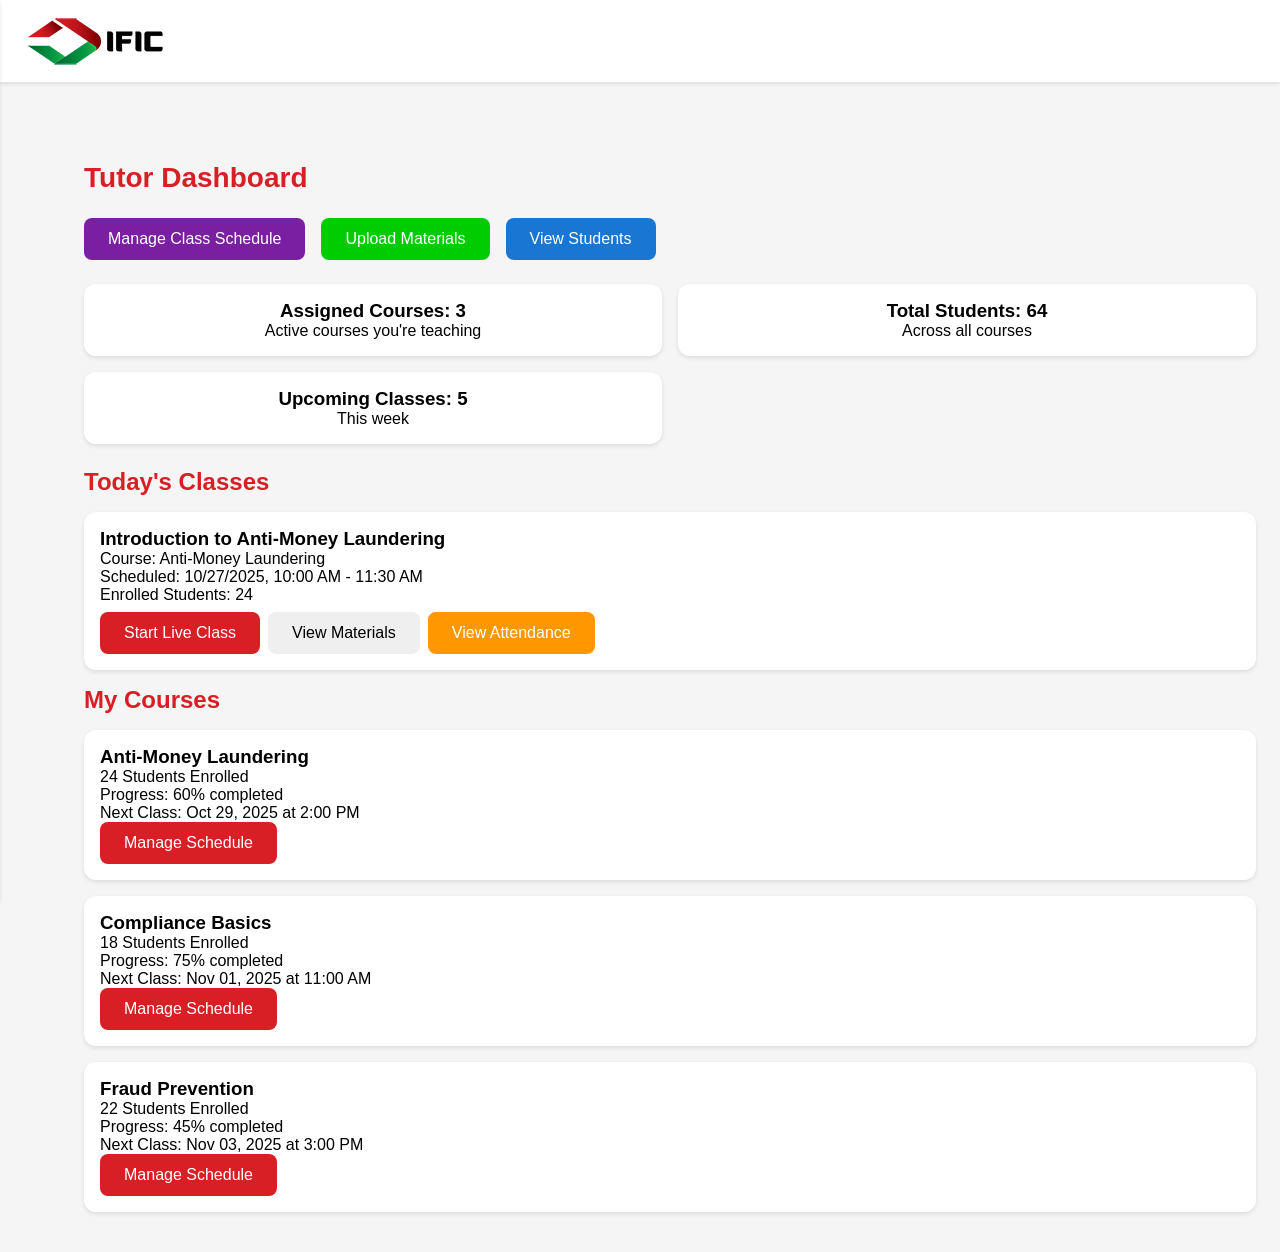
<file: tutor-dashboard.html>
<!DOCTYPE html>
<html lang="en">
<head>
  <meta charset="UTF-8">
  <meta name="viewport" content="width=device-width, initial-scale=1.0">
  <title>Tutor Dashboard</title>
  <link rel="stylesheet" href="styles.css">
</head>
<body>
  <!-- Header -->
  <header class="header">
    <img src="IFIC-Logo.png" class="logo">
    <span class="icon-vault"></span>
  </header>

  <nav class="side-nav">
    <ul>
      <li><span class="icon-dashboard"></span></li>
      <li><span class="icon-courses"></span></li>
      <li><span class="icon-reports"></span></li>
      <li><span class="icon-users"></span></li>
      <li><span class="icon-settings"></span></li>
    </ul>
  </nav>

  <div class="container">
    <h1>Tutor Dashboard</h1>
    
    <!-- Quick Actions -->
    <div class="actions">
      <button class="btn schedule-class-btn" onclick="window.location.href='tutor-class-schedule.html'">Manage Class Schedule</button>
      <button class="btn upload-materials-btn">Upload Materials</button>
      <button class="btn view-students-btn">View Students</button>
    </div>

    <!-- Overview Cards -->
    <div class="overview">
      <div class="overview-card">
        <span class="icon-courses"></span>
        <h3>Assigned Courses: 3</h3>
        <p>Active courses you're teaching</p>
      </div>
      <div class="overview-card">
        <span class="icon-users"></span>
        <h3>Total Students: 64</h3>
        <p>Across all courses</p>
      </div>
      <div class="overview-card">
        <span class="icon-check"></span>
        <h3>Upcoming Classes: 5</h3>
        <p>This week</p>
      </div>
    </div>

    <!-- Today's Classes -->
    <div class="courses">
      <h2>Today's Classes</h2>
      <div class="course-card">
        <h3>Introduction to Anti-Money Laundering</h3>
        <p>Course: Anti-Money Laundering</p>
        <p>Scheduled: 10/27/2025, 10:00 AM - 11:30 AM</p>
        <p>Enrolled Students: 24</p>
        <div class="course-actions">
          <button class="btn live-class-btn">Start Live Class</button>
          <button class="btn view-materials-btn">View Materials</button>
          <button class="btn attendance-btn" onclick="window.location.href='tutor-attendance.html'">View Attendance</button>
        </div>
      </div>
    </div>

    <!-- Assigned Courses -->
    <div class="courses">
      <h2>My Courses</h2>
      
      <div class="course-card">
        <h3>Anti-Money Laundering</h3>
        <p>24 Students Enrolled</p>
        <p>Progress: 60% completed</p>
        <p>Next Class: Oct 29, 2025 at 2:00 PM</p>
        <button class="btn view-btn" onclick="window.location.href='tutor-class-schedule.html'">Manage Schedule</button>
      </div>

      <div class="course-card">
        <h3>Compliance Basics</h3>
        <p>18 Students Enrolled</p>
        <p>Progress: 75% completed</p>
        <p>Next Class: Nov 01, 2025 at 11:00 AM</p>
        <button class="btn view-btn" onclick="window.location.href='tutor-class-schedule.html'">Manage Schedule</button>
      </div>

      <div class="course-card">
        <h3>Fraud Prevention</h3>
        <p>22 Students Enrolled</p>
        <p>Progress: 45% completed</p>
        <p>Next Class: Nov 03, 2025 at 3:00 PM</p>
        <button class="btn view-btn" onclick="window.location.href='tutor-class-schedule.html'">Manage Schedule</button>
      </div>
    </div>
  </div>
  <script src="script.js"></script>
</body>
</html>
</file>
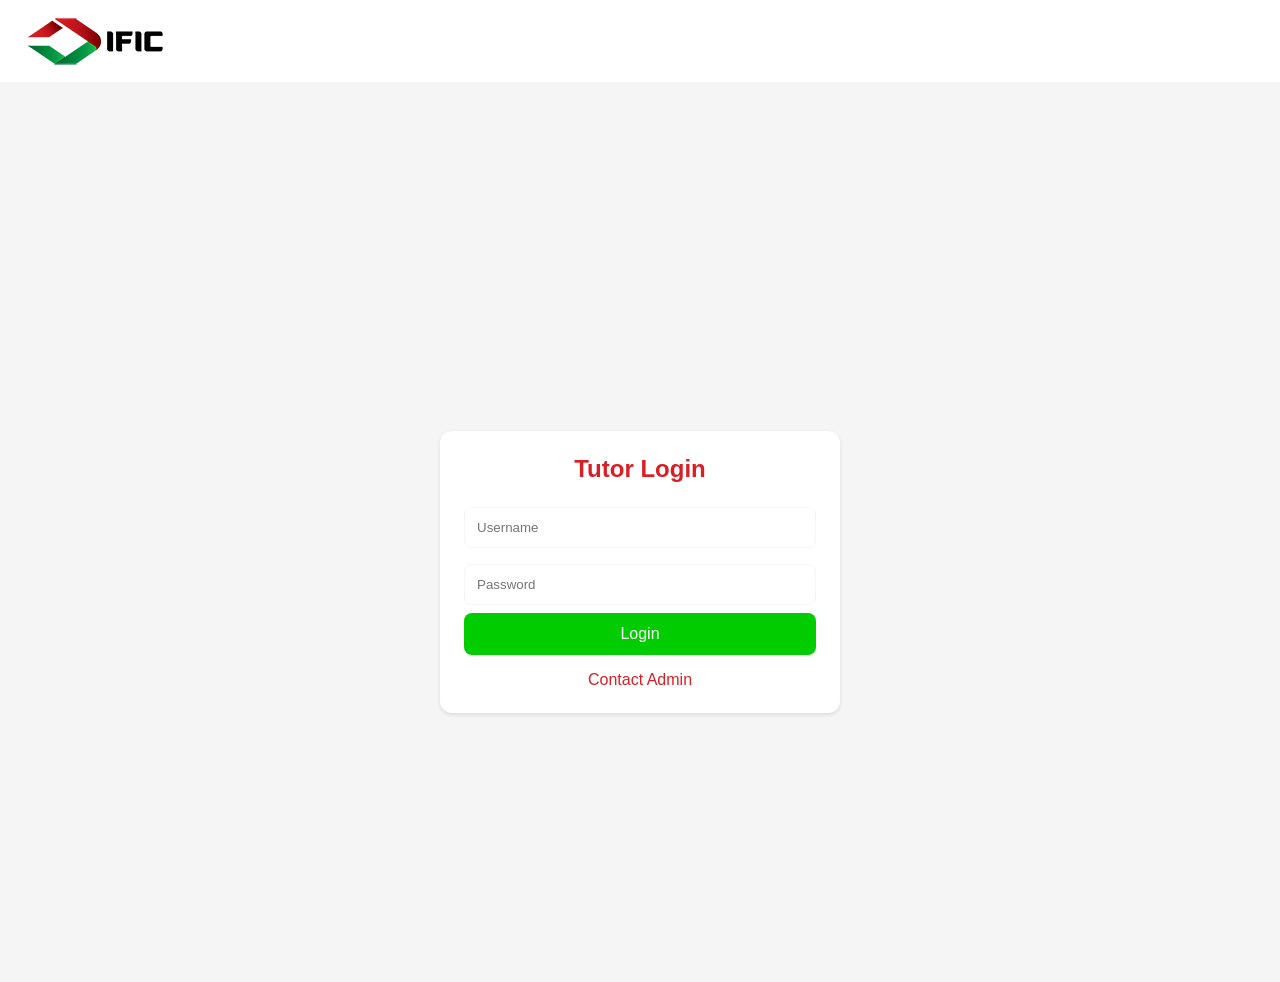
<file: tutor-login.html>
<!DOCTYPE html>
<html lang="en">
<head>
  <meta charset="UTF-8">
  <meta name="viewport" content="width=device-width, initial-scale=1.0">
  <title>Tutor Login</title>
  <link rel="stylesheet" href="styles.css">
</head>
<body>
  <!-- Header -->
  <header class="header">
    <img src="IFIC-Logo.png" class="logo">
    <span class="icon-vault"></span>
  </a>
</header>

  <div class="login-container">
    <div class="login-card">
      <h2>Tutor Login</h2>
      <form>
        <input type="text" placeholder="Username" required>
        <input type="password" placeholder="Password" required>
        <button type="submit" class="btn login-btn" onclick="window.location.href='tutor-dashboard.html'">Login</button>
        <a href="#" class="forgot-password">Contact Admin</a>
      </form>
    </div>
  </div>
</body>
</html>
</file>
<file: styles.css>
/* Global Styles */
* {
  margin: 0;
  padding: 0;
  box-sizing: border-box;
  font-family: 'Roboto', sans-serif;
}

body {
  background-color: #f5f5f5;
}

/* Header */
.header {
  top: 0;
  left: 0; /* Fix: Remove left gap */
  right: 0;
  display: flex;
  align-items: center;
  background: #ffffff;
  padding: 16px 24px; /* Fix: Consistent padding */
  box-shadow: 0 2px 4px rgba(0,0,0,0.1);
  z-index: 1000;
}

.logo {
  display: flex;
  align-items: center;
  gap: 8px;
}

.logo .icon-vault {
  width: 32px;
  height: 32px;
  background: #D81F25; /* Primary color */
}

.logo span {
  font-size: 24px;
  color: #D81F25;
  font-weight: bold;
}

/* Side Navigation */
.side-nav {
  position: fixed;
  top: 0;
  left: -60px;
  width: 60px;
  height: 100%;
  background: #ffffff;
  box-shadow: 0 2px 4px rgba(0,0,0,0.1);
  transition: left 0.3s;
}

.side-nav:hover {
  left: 0;
}

.side-nav ul {
  list-style: none;
  padding: 20px 0;
}

.side-nav li {
  padding: 15px;
  text-align: center;
}

.side-nav .icon-dashboard,
.side-nav .icon-courses,
.side-nav .icon-reports,
.side-nav .icon-users,
.side-nav .icon-settings,
.side-nav .icon-check,
.side-nav .icon-certificate {
  display: block;
  width: 24px;
  height: 24px;
  background: #D81F25;
}

.side-nav li:hover .icon-dashboard,
.side-nav li:hover .icon-courses,
.side-nav li:hover .icon-reports,
.side-nav li:hover .icon-users,
.side-nav li:hover .icon-settings {
  background: #00cc00;
}

/* Login Page */
.login-container {
  display: flex;
  justify-content: center;
  align-items: center;
  min-height: 100vh;
  background: #f5f5f5;
  padding-top: 80px; /* Offset for fixed header */
}

.login-card {
  background: #ffffff;
  padding: 24px;
  border-radius: 12px;
  box-shadow: 0 2px 4px rgba(0,0,0,0.1);
  width: 100%;
  max-width: 400px;
  text-align: center;
}

.login-card h1, .login-card h2 {
  color: #D81F25;
  font-size: 24px;
  margin-bottom: 16px;
}

.login-card p {
  color: #666;
  font-size: 16px;
  margin-bottom: 24px;
}

.login-options {
  display: flex;
  flex-direction: column;
  gap: 16px;
}

.btn {
  padding: 12px 24px;
  border-radius: 8px;
  font-size: 16px;
  cursor: pointer;
  border: none;
}

.learner-btn {
  background: #ffffff;
  border: 2px solid #D81F25;
  color: #D81F25;
}

.learner-btn:hover {
  background: #f5f5f5;
}

.tutor-btn {
  background: #D81F25;
  color: #ffffff;
}

.tutor-btn:hover {
  background: #b0191f;
}

.admin-btn {
  background: #666;
  color: #ffffff;
}

.admin-btn:hover {
  background: #00cc00;
}

.login-card input {
  width: 100%;
  padding: 12px;
  margin: 8px 0;
  border: 1px solid #f5f5f5;
  border-radius: 8px;
}

.login-btn {
  background: #00cc00;
  color: #ffffff;
  width: 100%;
}

.login-btn:hover {
  background: #009900;
}

.forgot-password {
  color: #D81F25;
  text-decoration: none;
  display: block;
  margin-top: 16px;
}

/* Container */
.container {
  margin-left: 60px;
  padding: 80px 24px 24px; /* Offset for fixed header */
}

h1 {
  color: #D81F25;
  font-size: 28px;
  margin-bottom: 24px;
}

.overview {
  display: grid;
  grid-template-columns: 1fr;
  gap: 16px;
  margin-bottom: 24px;
}

.overview-card {
  background: #ffffff;
  padding: 16px;
  border-radius: 12px;
  box-shadow: 0 2px 4px rgba(0,0,0,0.1);
  text-align: center;
}

.courses h2, .certificates h2, .analytics h2 {
  color: #D81F25;
  font-size: 24px;
  margin-bottom: 16px;
}

.course-card {
  background: #ffffff;
  padding: 16px;
  border-radius: 12px;
  box-shadow: 0 2px 4px rgba(0,0,0,0.1);
  margin-bottom: 16px;
}

.course-actions {
  display: flex;
  flex-wrap: wrap;
  gap: 8px;
  margin-top: 8px;
}

.live-class-btn, .recorded-class-btn, .exam-btn, .view-btn,
.add-course-btn, .remove-course-btn, .enroll-btn, .manage-credentials-btn {
  background: #D81F25;
  color: #ffffff;
}

.live-class-btn:hover, .recorded-class-btn:hover, .exam-btn:hover, .manage-credentials-btn,
.view-btn:hover, .add-course-btn:hover, .remove-course-btn:hover, .enroll-btn:hover {
  background: #b0191f;
}

.certificate-card {
  background: #ffffff;
  padding: 16px;
  border-radius: 12px;
  box-shadow: 0 2px 4px rgba(0,0,0,0.1);
  display: flex;
  align-items: center;
  gap: 16px;
}

.actions {
  display: flex;
  gap: 16px;
  margin-bottom: 24px;
}

table {
  width: 100%;
  border-collapse: collapse;
  background: #ffffff;
  border-radius: 12px;
  box-shadow: 0 2px 4px rgba(0,0,0,0.1);
}

th, td {
  padding: 12px;
  text-align: left;
  border-bottom: 1px solid #f5f5f5;
}

.status-completed {
  color: #00cc00;
}

/* Responsive */
@media (min-width: 768px) {
  .overview {
    grid-template-columns: repeat(2, 1fr);
  }

  .analytics {
    max-width: 600px;
  }

  .header {
    left: 60px;
  }
}

@media (max-width: 767px) {
  .header {
    left: 0;
  }

  .container {
    margin-left: 0;
  }
}

/* Credential Management Styles */
.credential-card {
  background: #ffffff;
  padding: 24px;
  border-radius: 12px;
  box-shadow: 0 2px 4px rgba(0,0,0,0.1);
  margin-bottom: 24px;
}

.credential-card h2 {
  color: #D81F25;
  font-size: 20px;
  margin-bottom: 16px;
}

.credential-form {
  display: flex;
  flex-direction: column;
  gap: 16px;
}

.form-row {
  display: grid;
  grid-template-columns: 1fr 1fr;
  gap: 16px;
}

.form-group {
  display: flex;
  flex-direction: column;
}

.form-group label {
  font-weight: 500;
  margin-bottom: 8px;
  color: #333;
}

.form-group input,
.form-group select {
  padding: 12px;
  border: 1px solid #ddd;
  border-radius: 8px;
  font-size: 14px;
}

.form-actions {
  display: flex;
  gap: 12px;
  margin-top: 8px;
}

.generate-btn {
  background: #666;
  color: #ffffff;
}

.create-user-btn {
  background: #00cc00;
  color: #ffffff;
}



.bulk-upload {
  display: flex;
  flex-direction: column;
  gap: 12px;
}

.file-input {
  padding: 12px;
  border: 2px dashed #ddd;
  border-radius: 8px;
}

.upload-btn {
  background: #D81F25;
  color: #ffffff;
  align-self: flex-start;
}

.download-template {
  color: #D81F25;
  text-decoration: none;
  font-size: 14px;
}

.search-filter {
  display: flex;
  gap: 12px;
  margin-bottom: 16px;
  flex-wrap: wrap;
}

.search-input {
  flex: 1;
  min-width: 200px;
  padding: 12px;
  border: 1px solid #ddd;
  border-radius: 8px;
}

.filter-select {
  padding: 12px;
  border: 1px solid #ddd;
  border-radius: 8px;
  min-width: 150px;
}

.role-badge {
  padding: 4px 12px;
  border-radius: 12px;
  font-size: 12px;
  font-weight: 600;
}

.learner-badge {
  background: #e3f2fd;
  color: #1976d2;
}

.tutor-badge {
  background: #f3e5f5;
  color: #7b1fa2;
}

.status-sent {
  color: #00cc00;
  font-weight: 600;
}

.status-pending {
  color: #ff9800;
  font-weight: 600;
}

.btn-icon {
  background: none;
  border: none;
  cursor: pointer;
  font-size: 18px;
  padding: 4px 8px;
}

@media (max-width: 768px) {
  .form-row {
    grid-template-columns: 1fr;
  }
}

/* Recorded Classes Styles - Add to styles.css */

.breadcrumb {
  margin-bottom: 16px;
  font-size: 14px;
  color: #666;
}

.breadcrumb a {
  color: #D81F25;
  text-decoration: none;
}

.breadcrumb a:hover {
  text-decoration: underline;
}

.video-filter {
  display: flex;
  gap: 12px;
  margin-bottom: 24px;
  flex-wrap: wrap;
}

.video-grid {
  display: grid;
  grid-template-columns: repeat(auto-fill, minmax(320px, 1fr));
  gap: 24px;
}

.video-card {
  background: #ffffff;
  border-radius: 12px;
  box-shadow: 0 2px 4px rgba(0,0,0,0.1);
  overflow: hidden;
  transition: transform 0.2s, box-shadow 0.2s;
}

.video-card:hover {
  transform: translateY(-4px);
  box-shadow: 0 4px 8px rgba(0,0,0,0.15);
}

.video-thumbnail {
  position: relative;
  width: 100%;
  padding-top: 56.25%; /* 16:9 Aspect Ratio */
  background: #f5f5f5;
  overflow: hidden;
}

.video-placeholder {
  position: absolute;
  top: 0;
  left: 0;
  width: 100%;
  height: 100%;
  background: linear-gradient(135deg, #D81F25 0%, #b0191f 100%);
  display: flex;
  align-items: center;
  justify-content: center;
}

.play-icon {
  font-size: 48px;
  color: #ffffff;
  opacity: 0.9;
}

.video-duration {
  position: absolute;
  bottom: 8px;
  right: 8px;
  background: rgba(0, 0, 0, 0.8);
  color: #ffffff;
  padding: 4px 8px;
  border-radius: 4px;
  font-size: 12px;
  font-weight: 600;
}

.video-watched {
  position: absolute;
  top: 8px;
  left: 8px;
  background: #00cc00;
  color: #ffffff;
  padding: 4px 8px;
  border-radius: 4px;
  font-size: 12px;
  font-weight: 600;
}

.video-info {
  padding: 16px;
}

.video-info h3 {
  color: #333;
  font-size: 18px;
  margin-bottom: 8px;
  line-height: 1.4;
}

.video-course {
  color: #D81F25;
  font-size: 14px;
  font-weight: 600;
  margin-bottom: 4px;
}

.video-meta {
  color: #666;
  font-size: 13px;
  margin-bottom: 8px;
}

.video-description {
  color: #666;
  font-size: 14px;
  line-height: 1.6;
  margin-bottom: 12px;
}

.video-stats {
  display: flex;
  gap: 16px;
  margin-bottom: 12px;
  font-size: 13px;
  color: #666;
}

.watch-btn {
  background: #D81F25;
  color: #ffffff;
  width: 100%;
}

.watch-btn:hover {
  background: #b0191f;
}

@media (max-width: 768px) {
  .video-grid {
    grid-template-columns: 1fr;
  }
  
  .video-filter {
    flex-direction: column;
  }
}

/* Tutor Dashboard & Class Management Styles - Add to styles.css */

/* Button Styles for Tutor Dashboard */
.schedule-class-btn {
  background: #7b1fa2;
  color: #ffffff;
}

.schedule-class-btn:hover {
  background: #6a1b9a;
}

.upload-materials-btn {
  background: #00cc00;
  color: #ffffff;
}

.upload-materials-btn:hover {
  background: #009900;
}

.view-students-btn {
  background: #1976d2;
  color: #ffffff;
}

.view-students-btn:hover {
  background: #1565c0;
}

.attendance-btn {
  background: #ff9800;
  color: #ffffff;
}

.attendance-btn:hover {
  background: #f57c00;
}

/* Schedule Card */
.schedule-card {
  background: #ffffff;
  padding: 24px;
  border-radius: 12px;
  box-shadow: 0 2px 4px rgba(0,0,0,0.1);
  margin-bottom: 24px;
}

.schedule-card h2 {
  color: #D81F25;
  font-size: 20px;
  margin-bottom: 16px;
}

.schedule-form {
  display: flex;
  flex-direction: column;
  gap: 16px;
}

.schedule-form textarea {
  padding: 12px;
  border: 1px solid #ddd;
  border-radius: 8px;
  font-size: 14px;
  font-family: inherit;
  resize: vertical;
}

.schedule-btn {
  background: #00cc00;
  color: #ffffff;
}

.schedule-btn:hover {
  background: #009900;
}

.cancel-btn {
  background: #666;
  color: #ffffff;
}

.cancel-btn:hover {
  background: #555;
}

/* Class Tabs */
.class-tabs {
  display: flex;
  gap: 8px;
  margin-bottom: 24px;
  border-bottom: 2px solid #f5f5f5;
}

.tab-btn {
  padding: 12px 24px;
  background: none;
  border: none;
  border-bottom: 3px solid transparent;
  cursor: pointer;
  font-size: 16px;
  font-weight: 500;
  color: #666;
  transition: all 0.3s;
}

.tab-btn:hover {
  color: #D81F25;
}

.tab-btn.active {
  color: #D81F25;
  border-bottom-color: #D81F25;
}

.tab-content {
  display: none;
}

.tab-content.active {
  display: block;
}

/* Class Schedule Card */
.class-schedule-card {
  background: #ffffff;
  padding: 20px;
  border-radius: 12px;
  box-shadow: 0 2px 4px rgba(0,0,0,0.1);
  margin-bottom: 16px;
  border-left: 4px solid #D81F25;
}

.class-schedule-card.past-class {
  border-left-color: #999;
  opacity: 0.8;
}

.class-header {
  display: flex;
  justify-content: space-between;
  align-items: flex-start;
  margin-bottom: 16px;
}

.class-header h3 {
  color: #333;
  font-size: 18px;
  margin-bottom: 4px;
}

.class-course {
  color: #D81F25;
  font-size: 14px;
  font-weight: 600;
}

.class-status {
  padding: 6px 12px;
  border-radius: 20px;
  font-size: 12px;
  font-weight: 600;
  white-space: nowrap;
}

.status-today {
  background: #00cc00;
  color: #ffffff;
}

.status-upcoming {
  background: #1976d2;
  color: #ffffff;
}

.status-completed {
  background: #999;
  color: #ffffff;
}

.class-details {
  display: grid;
  grid-template-columns: repeat(auto-fit, minmax(200px, 1fr));
  gap: 12px;
  margin-bottom: 16px;
}

.detail-item {
  display: flex;
  flex-direction: column;
  gap: 4px;
}

.detail-label {
  font-size: 13px;
  color: #666;
  font-weight: 500;
}

.meeting-link {
  color: #1976d2;
  text-decoration: none;
  font-weight: 500;
}

.meeting-link:hover {
  text-decoration: underline;
}

.class-actions {
  display: flex;
  gap: 8px;
  flex-wrap: wrap;
}

.start-class-btn {
  background: #00cc00;
  color: #ffffff;
}

.start-class-btn:hover {
  background: #009900;
}

.view-attendance-btn {
  background: #ff9800;
  color: #ffffff;
}

.view-attendance-btn:hover {
  background: #f57c00;
}

.edit-btn {
  background: #1976d2;
  color: #ffffff;
}

.edit-btn:hover {
  background: #1565c0;
}

.cancel-class-btn {
  background: #D81F25;
  color: #ffffff;
}

.cancel-class-btn:hover {
  background: #b0191f;
}

.view-recording-btn {
  background: #7b1fa2;
  color: #ffffff;
}

.view-recording-btn:hover {
  background: #6a1b9a;
}

/* Attendance Page */
.attendance-header {
  background: #ffffff;
  padding: 24px;
  border-radius: 12px;
  box-shadow: 0 2px 4px rgba(0,0,0,0.1);
  margin-bottom: 24px;
  display: flex;
  justify-content: space-between;
  align-items: center;
  flex-wrap: wrap;
  gap: 20px;
}

.class-meta {
  color: #666;
  font-size: 14px;
  margin-top: 8px;
}

.attendance-summary {
  display: flex;
  gap: 16px;
}

.summary-card {
  text-align: center;
  padding: 16px;
  background: #f5f5f5;
  border-radius: 8px;
  min-width: 100px;
}

.summary-card h3 {
  color: #D81F25;
  font-size: 28px;
  margin-bottom: 4px;
}

.summary-card p {
  color: #666;
  font-size: 13px;
}

.attendance-actions {
  display: flex;
  gap: 12px;
  margin-bottom: 24px;
  flex-wrap: wrap;
}

.export-btn {
  background: #00cc00;
  color: #ffffff;
}

.export-btn:hover {
  background: #009900;
}

.send-reminder-btn {
  background: #ff9800;
  color: #ffffff;
}

.send-reminder-btn:hover {
  background: #f57c00;
}

.mark-all-btn {
  background: #1976d2;
  color: #ffffff;
}

.mark-all-btn:hover {
  background: #1565c0;
}

.attendance-filter {
  display: flex;
  gap: 12px;
  margin-bottom: 16px;
  flex-wrap: wrap;
}

.attendance-card {
  background: #ffffff;
  border-radius: 12px;
  box-shadow: 0 2px 4px rgba(0,0,0,0.1);
  overflow: hidden;
}

.attendance-table {
  width: 100%;
  border-collapse: collapse;
}

.attendance-table thead {
  background: #f5f5f5;
}

.attendance-table th {
  padding: 16px 12px;
  text-align: left;
  font-weight: 600;
  color: #333;
  border-bottom: 2px solid #ddd;
}

.attendance-table td {
  padding: 12px;
  border-bottom: 1px solid #f5f5f5;
}

.attendance-present {
  background: #f0fff4;
}

.attendance-late {
  background: #fff8e1;
}

.attendance-absent {
  background: #ffebee;
}

.status-badge {
  padding: 4px 12px;
  border-radius: 12px;
  font-size: 12px;
  font-weight: 600;
  display: inline-block;
}

.status-present {
  background: #00cc00;
  color: #ffffff;
}

.status-late {
  background: #ff9800;
  color: #ffffff;
}

.status-absent {
  background: #D81F25;
  color: #ffffff;
}

.mark-absent-btn,
.mark-present-btn {
  padding: 6px 12px;
  font-size: 12px;
  border: none;
  border-radius: 4px;
  cursor: pointer;
  transition: all 0.3s;
}

.mark-absent-btn {
  background: #ffebee;
  color: #D81F25;
}

.mark-absent-btn:hover {
  background: #D81F25;
  color: #ffffff;
}

.mark-present-btn {
  background: #f0fff4;
  color: #00cc00;
}

.mark-present-btn:hover {
  background: #00cc00;
  color: #ffffff;
}

/* Responsive Design */
@media (max-width: 768px) {
  .class-details {
    grid-template-columns: 1fr;
  }
  
  .attendance-header {
    flex-direction: column;
    align-items: flex-start;
  }
  
  .attendance-summary {
    width: 100%;
    justify-content: space-around;
  }
  
  .attendance-table {
    font-size: 12px;
  }
  
  .attendance-table th,
  .attendance-table td {
    padding: 8px 6px;
  }
}

/* Enroll Users Page Styles - Add to styles.css */

.enroll-card {
  background: #ffffff;
  padding: 24px;
  border-radius: 12px;
  box-shadow: 0 2px 4px rgba(0,0,0,0.1);
  margin-bottom: 24px;
}

.enroll-card h2 {
  color: #D81F25;
  font-size: 20px;
  margin-bottom: 16px;
}

.enroll-form {
  display: flex;
  flex-direction: column;
  gap: 16px;
}

.enroll-single-btn {
  background: #00cc00;
  color: #ffffff;
}

.enroll-single-btn:hover {
  background: #009900;
}

.bulk-enroll {
  display: flex;
  flex-direction: column;
  gap: 12px;
}

.bulk-enroll p {
  color: #666;
  font-size: 14px;
}

.upload-enroll-btn {
  background: #7b1fa2;
  color: #ffffff;
  align-self: flex-start;
}

.upload-enroll-btn:hover {
  background: #6a1b9a;
}

.enrollment-filter {
  display: flex;
  gap: 12px;
  margin-bottom: 16px;
  flex-wrap: wrap;
}

.enrollment-table {
  width: 100%;
  border-collapse: collapse;
}

.enrollment-table thead {
  background: #f5f5f5;
}

.enrollment-table th {
  padding: 12px;
  text-align: left;
  font-weight: 600;
  color: #333;
  border-bottom: 2px solid #ddd;
}

.enrollment-table td {
  padding: 12px;
  border-bottom: 1px solid #f5f5f5;
}

/* Progress Bar */
.progress-bar {
  width: 100%;
  height: 24px;
  background: #f5f5f5;
  border-radius: 12px;
  overflow: hidden;
  position: relative;
}

.progress-fill {
  height: 100%;
  background: linear-gradient(90deg, #1976d2 0%, #42a5f5 100%);
  display: flex;
  align-items: center;
  justify-content: center;
  color: #ffffff;
  font-size: 12px;
  font-weight: 600;
  transition: width 0.3s ease;
}

.progress-completed {
  background: linear-gradient(90deg, #00cc00 0%, #4caf50 100%);
}

/* Status Badges */
.status-active {
  background: #1976d2;
  color: #ffffff;
}

.status-enrollment-completed {
  background: #00cc00;
  color: #ffffff;
}

.status-in-progress {
  background: #ff9800;
  color: #ffffff;
}

/* Action Buttons */
.btn-small {
  padding: 6px 12px;
  font-size: 12px;
  border: none;
  border-radius: 4px;
  cursor: pointer;
  transition: all 0.3s;
  margin-right: 4px;
}

.edit-enrollment-btn {
  background: #1976d2;
  color: #ffffff;
}

.edit-enrollment-btn:hover {
  background: #1565c0;
}

.unenroll-btn {
  background: #D81F25;
  color: #ffffff;
}

.unenroll-btn:hover {
  background: #b0191f;
}

.view-certificate-btn {
  background: #7b1fa2;
  color: #ffffff;
}

.view-certificate-btn:hover {
  background: #6a1b9a;
}

/* Enrollment Stats */
.enrollment-stats {
  display: grid;
  grid-template-columns: repeat(auto-fit, minmax(150px, 1fr));
  gap: 16px;
  margin-top: 24px;
}

.stat-card {
  background: #f5f5f5;
  padding: 20px;
  border-radius: 8px;
  text-align: center;
}

.stat-card h3 {
  color: #D81F25;
  font-size: 32px;
  margin-bottom: 8px;
}

.stat-card p {
  color: #666;
  font-size: 14px;
}

/* Responsive Design */
@media (max-width: 768px) {
  .enrollment-filter {
    flex-direction: column;
  }
  
  .enrollment-table {
    font-size: 12px;
  }
  
  .enrollment-table th,
  .enrollment-table td {
    padding: 8px 6px;
  }
  
  .progress-bar {
    height: 20px;
  }
  
  .enrollment-stats {
    grid-template-columns: repeat(2, 1fr);
  }
}
</file>
